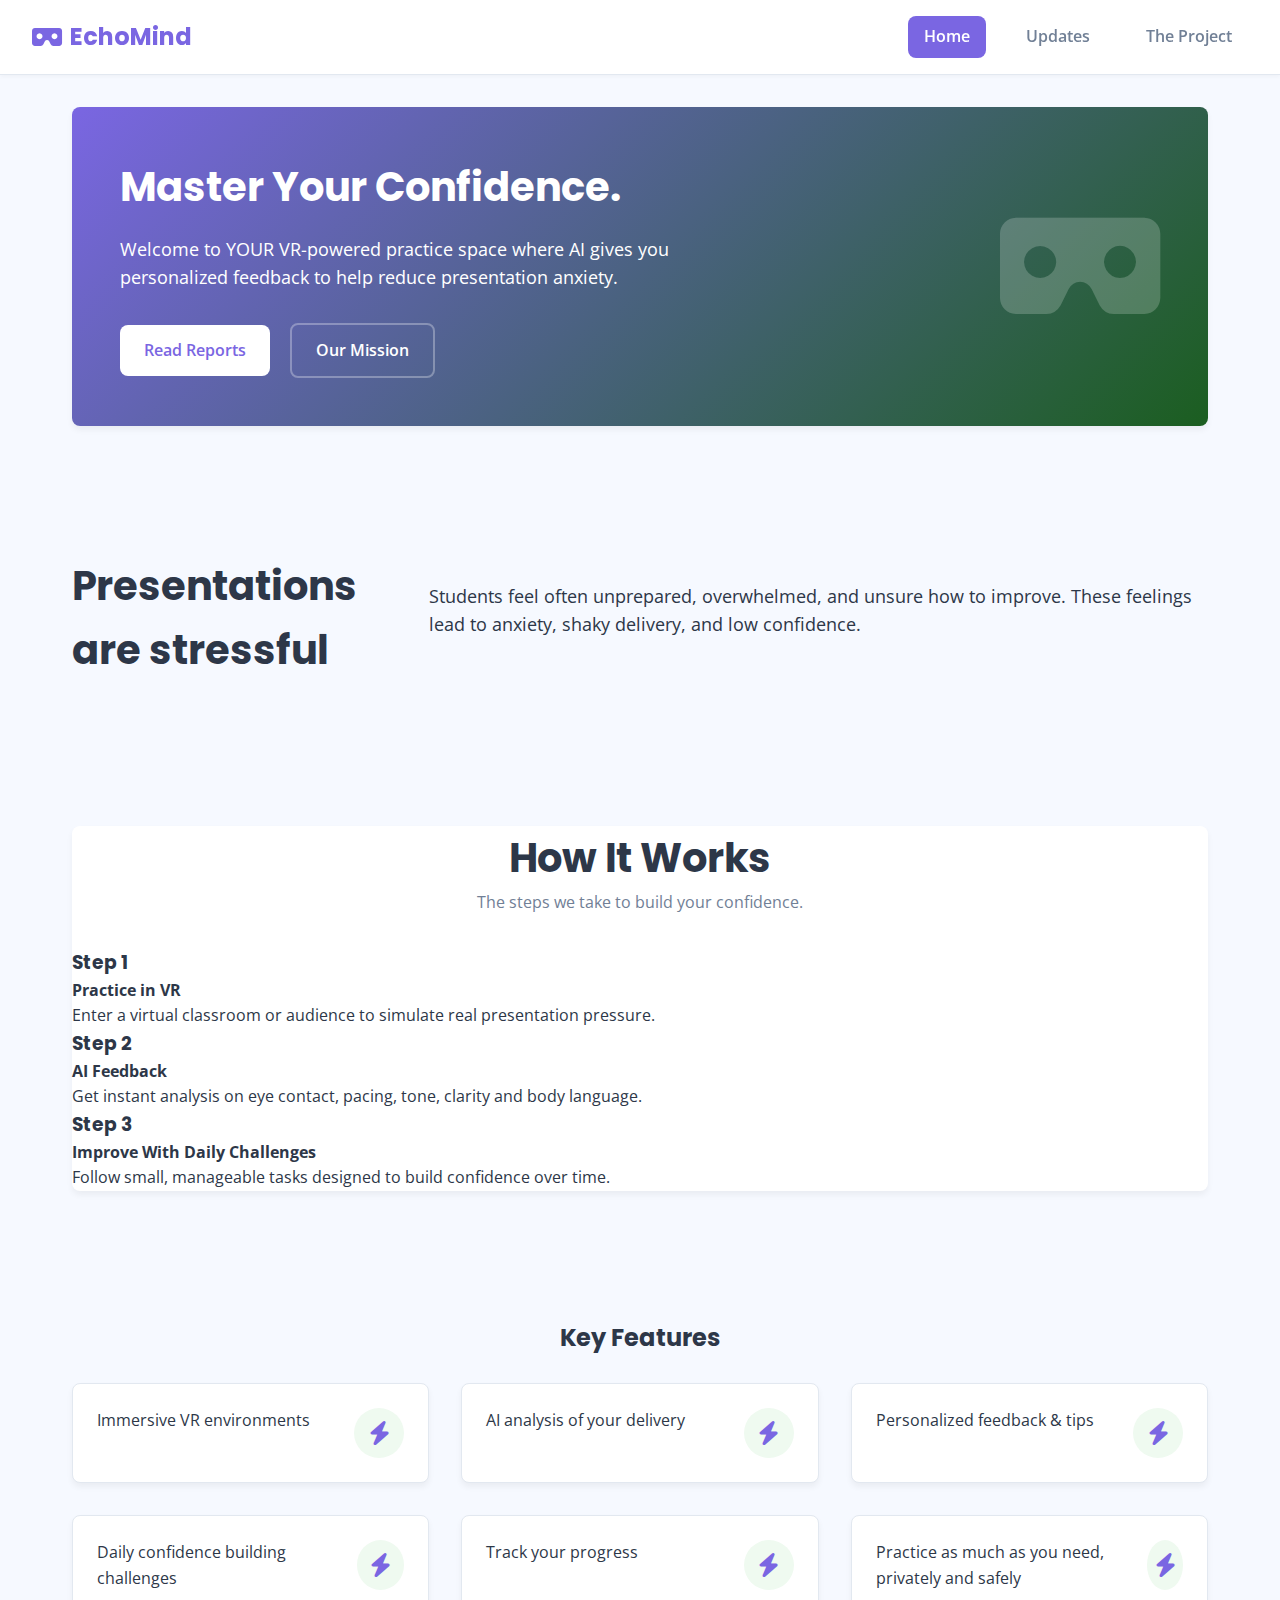
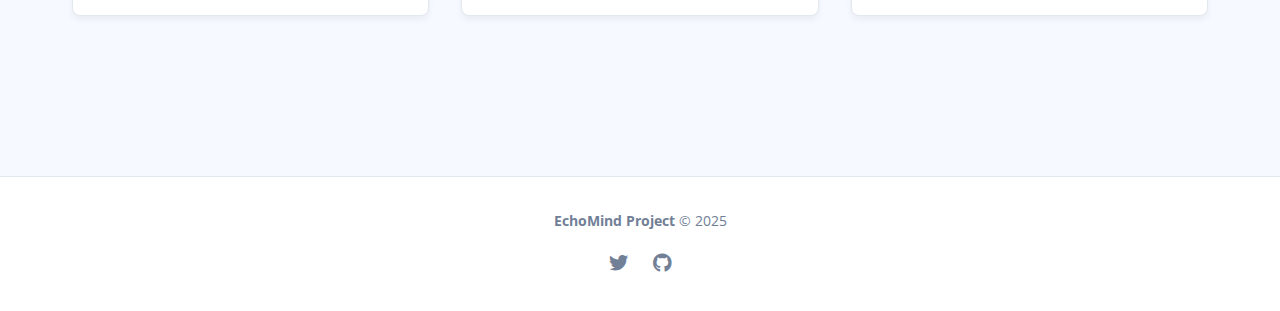
<file: index.html>
<!DOCTYPE html>
<html lang="en">
    <head>
        <meta charset="UTF-8">
        <meta name="viewport" content="width=device-width, initial-scale=1.0">
        <title>EcoCampus | Dashboard</title>
        <link rel="stylesheet" href="https://cdnjs.cloudflare.com/ajax/libs/font-awesome/6.4.0/css/all.min.css">
        <link href="https://fonts.googleapis.com/css2?family=Poppins:wght@300;400;600;700&family=Open+Sans:wght@400;600&display=swap" rel="stylesheet">
        <link rel="stylesheet" href="styles/style.css"> 
    </head>
    <body>
        <nav class="navbar">
            <div class="brand"><i class="fas fa-vr-cardboard"></i> EchoMind</div>
            <div class="nav-links">
                <a href="index.html" class="nav-item active">Home</a>
                <a href="blog.html" class="nav-item">Updates</a>
                <a href="about.html" class="nav-item">The Project</a>
            </div>
        </nav>

        <div class="container">
            <section class="hero">
                <div class="hero-content">
                    <h1>Master Your Confidence.</h1>
                    <p>Welcome to YOUR VR-powered practice space where AI gives you personalized feedback to help reduce presentation anxiety.</p>
                    <a href="blog.html" class="btn btn-light">Read Reports</a>
                    <a href="about.html" class="btn btn-outline">Our Mission</a>
                </div>
                <i class="fas fa-vr-cardboard hero-icon"></i>
            </section>

            <!-- <div class="grid-3">
                <div class="stat-card">
                    <div class="stat-info">
                        <h4>Energy Savings</h4>
                        <div class="number">12,450 <span style="font-size:1rem; font-weight:400">kWh</span></div>
                        <span class="trend"><i class="fas fa-arrow-down"></i> 24% Reduction</span>
                    </div>
                    <div class="stat-icon"><i class="fas fa-bolt"></i></div>
                </div>
                <div class="stat-card">
                    <div class="stat-info">
                        <h4>Waste Diverted</h4>
                        <div class="number">2.1 <span style="font-size:1rem; font-weight:400">Tons</span></div>
                        <span class="trend"><i class="fas fa-arrow-up"></i> 85% Recycled</span>
                    </div>
                    <div class="stat-icon"><i class="fas fa-recycle"></i></div>
                </div>
                <div class="stat-card">
                    <div class="stat-info">
                        <h4>Eco Commuters</h4>
                        <div class="number">432 <span style="font-size:1rem; font-weight:400">Students</span></div>
                        <span class="trend"><i class="fas fa-plus"></i> 120 New Signups</span>
                    </div>
                    <div class="stat-icon"><i class="fas fa-bicycle"></i></div>
                </div>
            </div> -->

            <section class="problem-statement">
                <h1>Presentations are stressful</h1>
                <p>Students feel often unprepared, overwhelmed, and unsure how to improve. These feelings lead to anxiety, shaky delivery, and low confidence.</p>
            </section>

            <section class="how-it-works">
                <h2>How It Works</h2>
                <p class="how-it-works_p">The steps we take to build your confidence.</p>
                <section class="steps">
                    <article>
                        <h3>Step 1</h3>
                        <h4>Practice in VR</h4>
                        <p>Enter a virtual classroom or audience to simulate real presentation pressure.</p>
                    </article>
                    
                    <article>
                        <h3>Step 2</h3>
                        <h4>AI Feedback</h4>
                        <p>Get instant analysis on eye contact, pacing, tone, clarity and body language.</p>
                    </article>
                    
                    <article>
                        <h3>Step 3</h3>
                        <h4>Improve With Daily Challenges</h4>
                        <p>Follow small, manageable tasks designed to build confidence over time.</p>
                    </article>
                </section>
            </section>

            <section class="key-features">
                <h2>Key Features</h2>
                <div class="grid-3">
                    <div class="stat-card">
                        <div class="stat-info">
                            <p>Immersive VR environments</p>
                        </div>
                        <div class="stat-icon"><i class="fas fa-bolt"></i></div>
                    </div>
                   <div class="stat-card">
                        <div class="stat-info">
                            <p>AI analysis of your delivery</p>
                        </div>
                        <div class="stat-icon"><i class="fas fa-bolt"></i></div>
                    </div>
                    <div class="stat-card">
                        <div class="stat-info">
                            <p>Personalized feedback & tips</p>
                        </div>
                        <div class="stat-icon"><i class="fas fa-bolt"></i></div>
                    </div>
                    <div class="stat-card">
                        <div class="stat-info">
                            <p>Daily confidence building challenges</p>
                        </div>
                        <div class="stat-icon"><i class="fas fa-bolt"></i></div>
                    </div>
                    <div class="stat-card">
                        <div class="stat-info">
                            <p>Track your progress</p>
                        </div>
                        <div class="stat-icon"><i class="fas fa-bolt"></i></div>
                    </div>
                    <div class="stat-card">
                        <div class="stat-info">
                            <p>Practice as much as you need, privately and safely</p>
                        </div>
                        <div class="stat-icon"><i class="fas fa-bolt"></i></div>
                    </div>
                </div>
            </section>
        </div>

        <footer>
            <p><strong>EchoMind Project</strong> &copy; 2025</p>
            <div style="margin-top: 1rem; font-size: 1.2rem;">
                <i class="fab fa-twitter" style="margin: 0 10px;"></i>
                <i class="fab fa-github" style="margin: 0 10px;"></i>
            </div>
        </footer>
    </body>
</html>
</file>
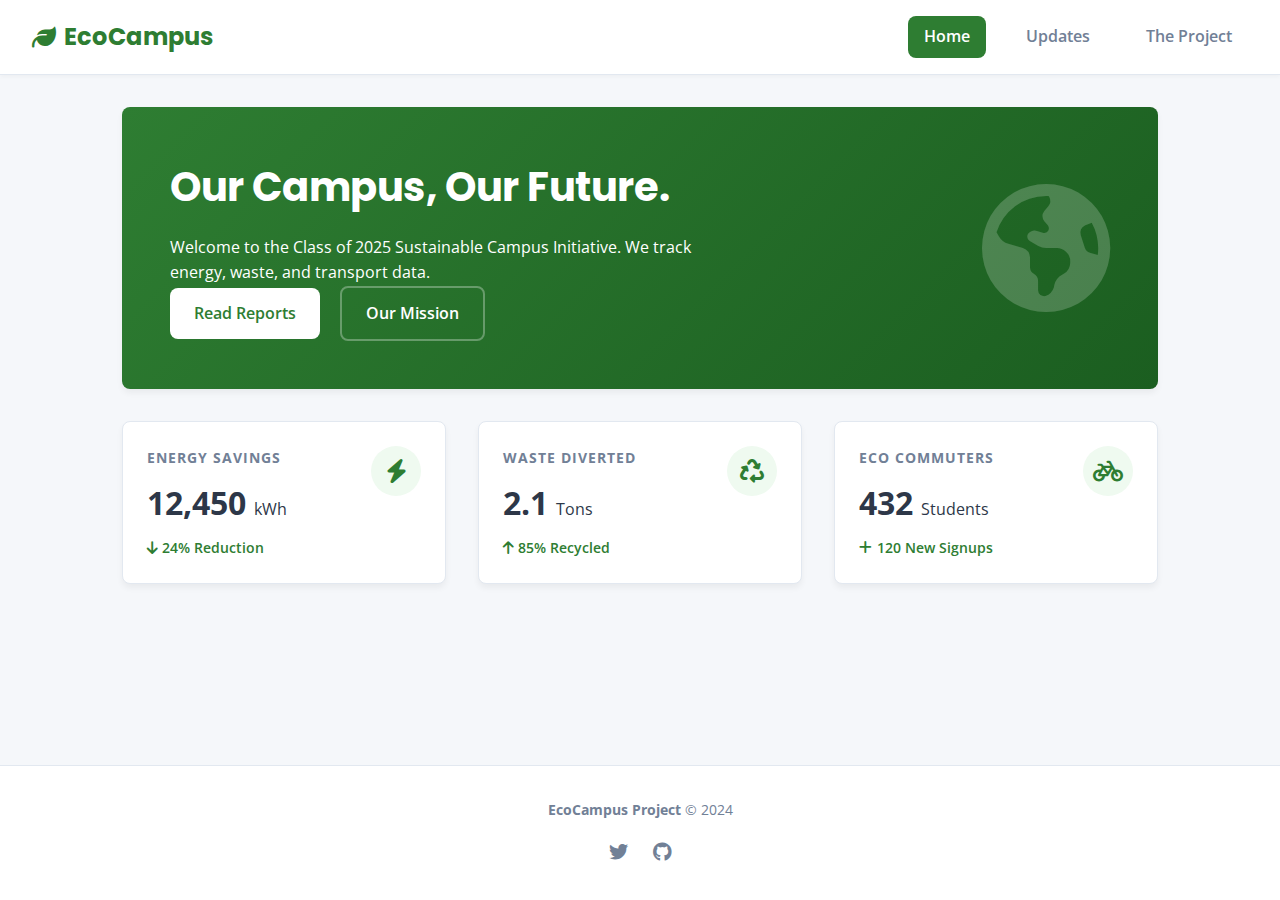
<file: echomind/index.html>
<!DOCTYPE html>
<html lang="en">
    <head>
        <meta charset="UTF-8">
        <meta name="viewport" content="width=device-width, initial-scale=1.0">
        <title>EcoCampus | Dashboard</title>
        <link rel="stylesheet" href="https://cdnjs.cloudflare.com/ajax/libs/font-awesome/6.4.0/css/all.min.css">
        <link href="https://fonts.googleapis.com/css2?family=Poppins:wght@300;400;600;700&family=Open+Sans:wght@400;600&display=swap" rel="stylesheet">
        <link rel="stylesheet" href="style.css"> 
    </head>
    <body>
        <nav class="navbar">
            <div class="brand"><i class="fas fa-leaf"></i> EcoCampus</div>
            <div class="nav-links">
                <a href="index.html" class="nav-item active">Home</a>
                <a href="blog.html" class="nav-item">Updates</a>
                <a href="about.html" class="nav-item">The Project</a>
            </div>
        </nav>

        <div class="container">
            <section class="hero">
                <div class="hero-content">
                    <h1>Our Campus, Our Future.</h1>
                    <p>Welcome to the Class of 2025 Sustainable Campus Initiative. We track energy, waste, and transport data.</p>
                    <a href="blog.html" class="btn btn-light">Read Reports</a>
                    <a href="about.html" class="btn btn-outline">Our Mission</a>
                </div>
                <i class="fas fa-globe-americas hero-icon"></i>
            </section>

            <div class="grid-3">
                <div class="stat-card">
                    <div class="stat-info">
                        <h4>Energy Savings</h4>
                        <div class="number">12,450 <span style="font-size:1rem; font-weight:400">kWh</span></div>
                        <span class="trend"><i class="fas fa-arrow-down"></i> 24% Reduction</span>
                    </div>
                    <div class="stat-icon"><i class="fas fa-bolt"></i></div>
                </div>
                <div class="stat-card">
                    <div class="stat-info">
                        <h4>Waste Diverted</h4>
                        <div class="number">2.1 <span style="font-size:1rem; font-weight:400">Tons</span></div>
                        <span class="trend"><i class="fas fa-arrow-up"></i> 85% Recycled</span>
                    </div>
                    <div class="stat-icon"><i class="fas fa-recycle"></i></div>
                </div>
                <div class="stat-card">
                    <div class="stat-info">
                        <h4>Eco Commuters</h4>
                        <div class="number">432 <span style="font-size:1rem; font-weight:400">Students</span></div>
                        <span class="trend"><i class="fas fa-plus"></i> 120 New Signups</span>
                    </div>
                    <div class="stat-icon"><i class="fas fa-bicycle"></i></div>
                </div>
            </div>
        </div>

        <footer>
            <p><strong>EcoCampus Project</strong> &copy; 2024</p>
            <div style="margin-top: 1rem; font-size: 1.2rem;">
                <i class="fab fa-twitter" style="margin: 0 10px;"></i>
                <i class="fab fa-github" style="margin: 0 10px;"></i>
            </div>
        </footer>
    </body>
</html>
</file>
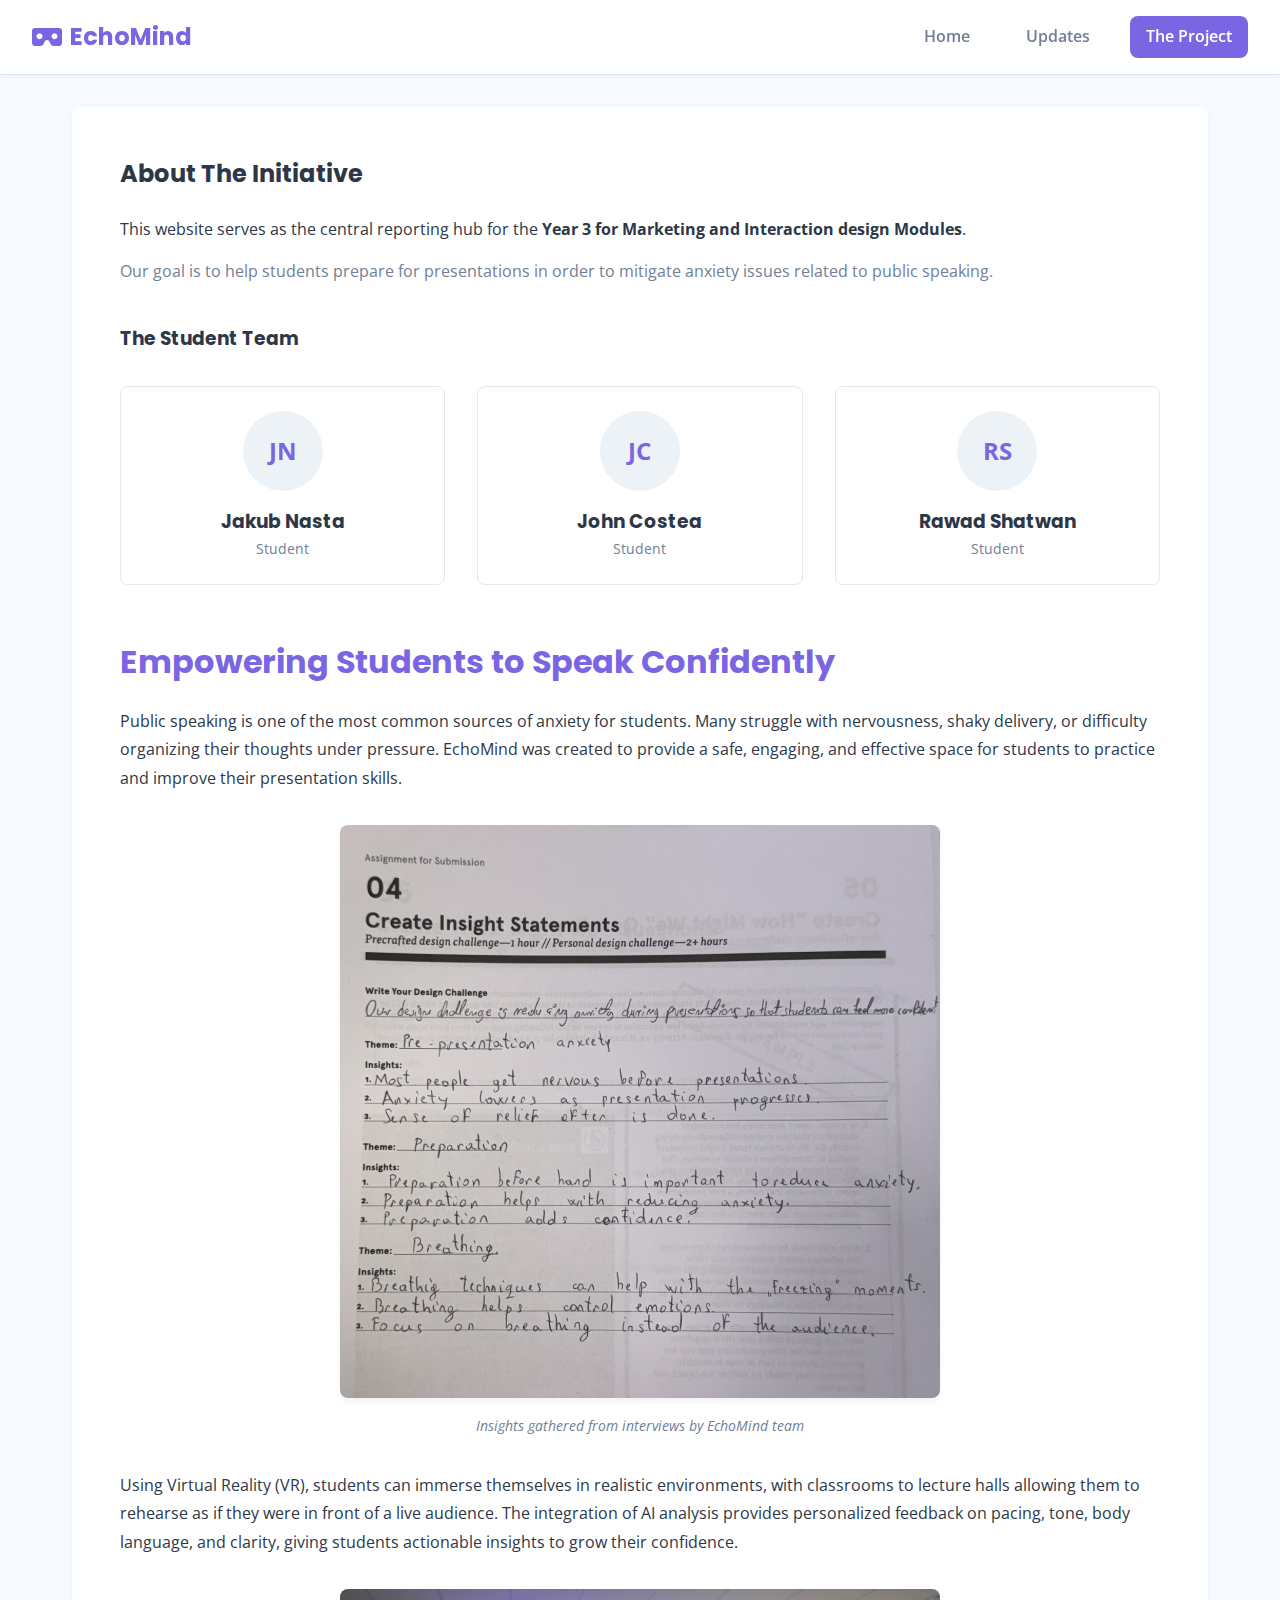
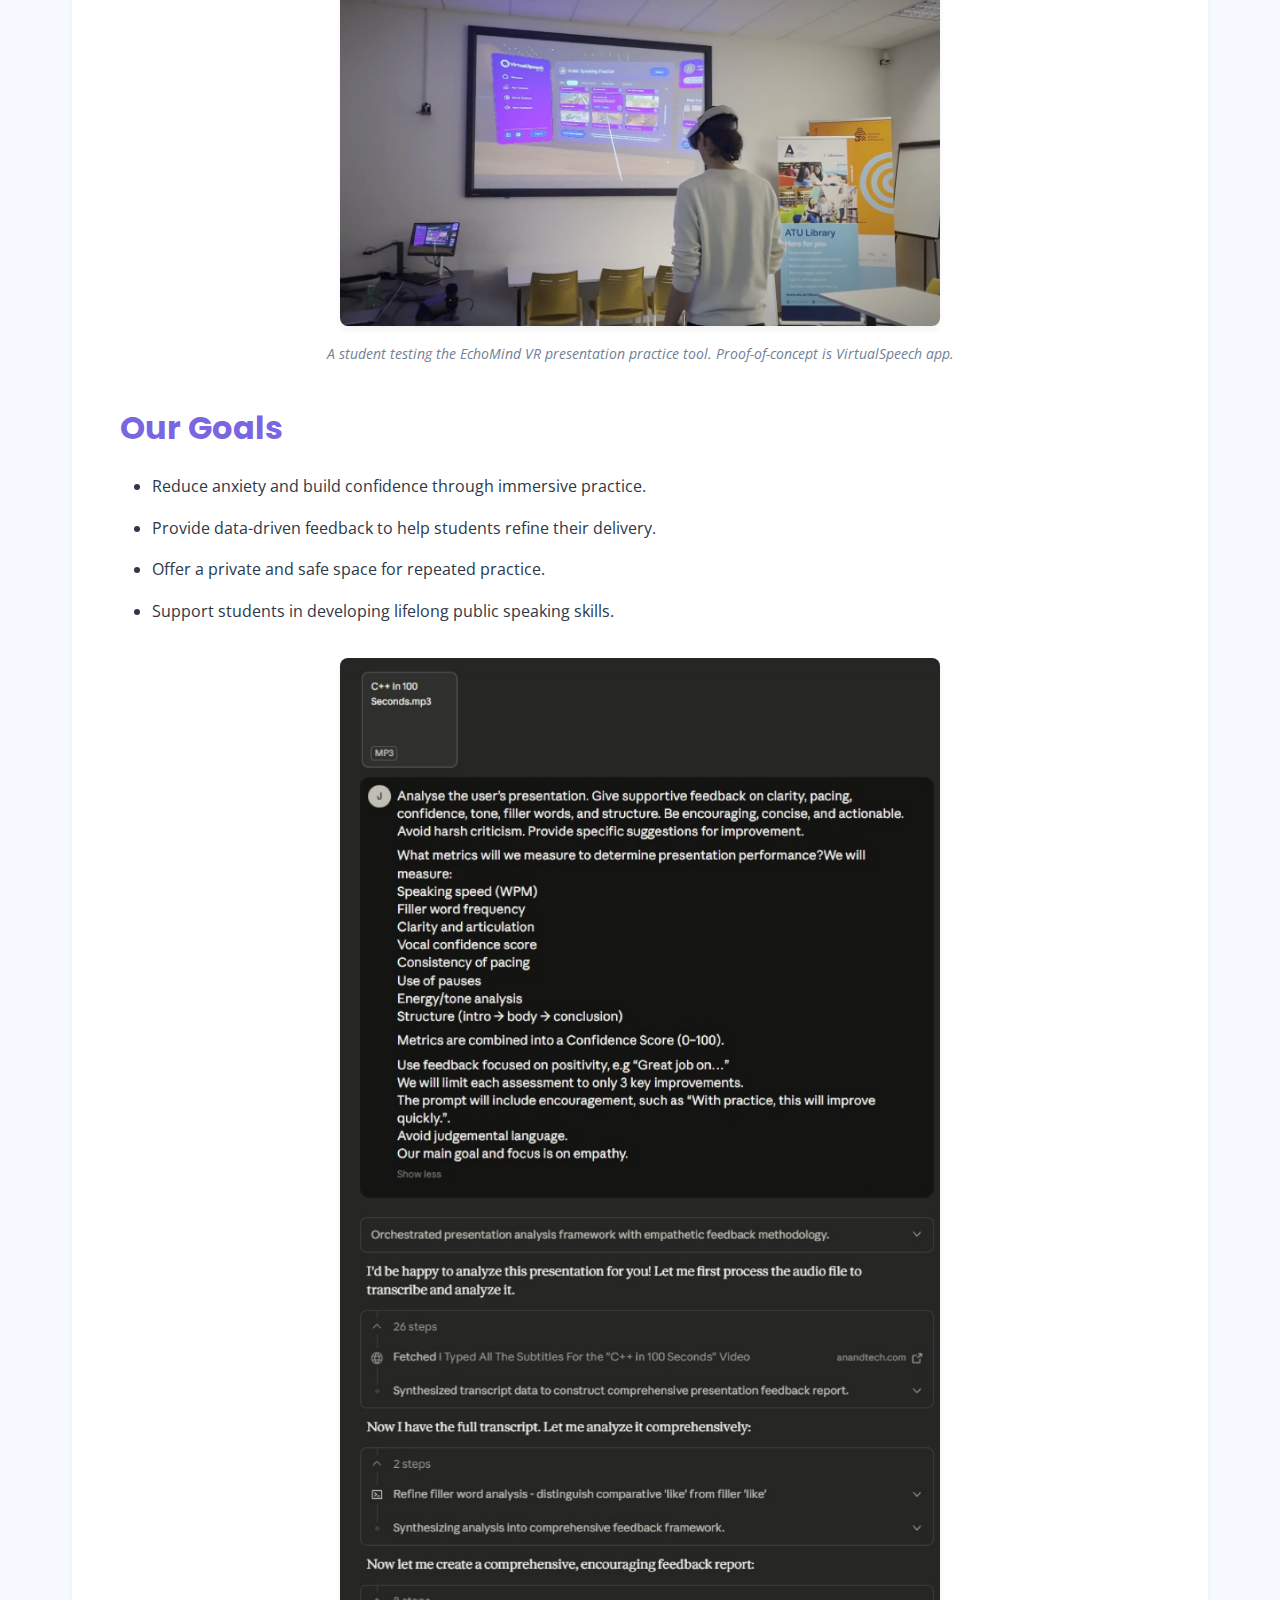
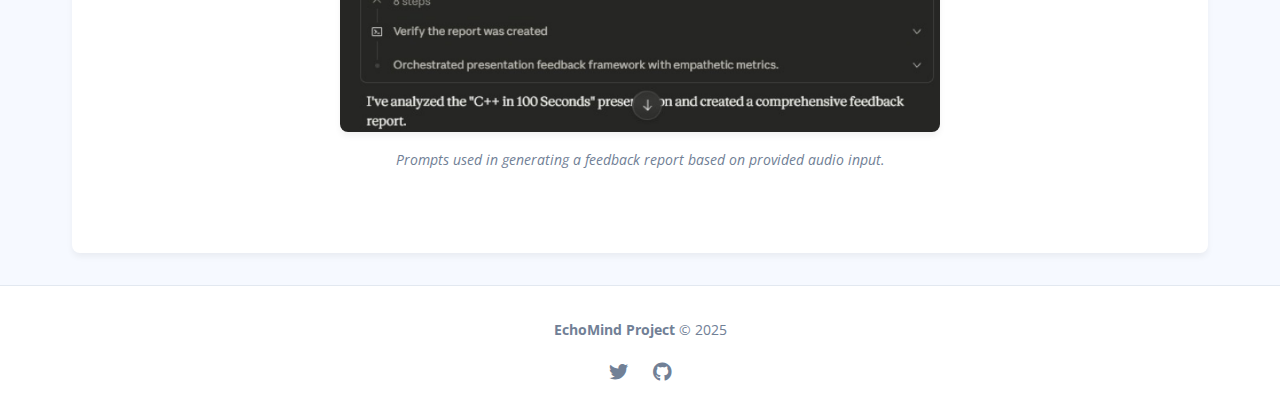
<file: about.html>
<!DOCTYPE html>
<html lang="en">
  <head>
    <!-- Google tag (gtag.js) -->
    <script
      async
      src="https://www.googletagmanager.com/gtag/js?id=G-N5C0119RL1"
    ></script>
    <script>
      window.dataLayer = window.dataLayer || [];
      function gtag() {
        dataLayer.push(arguments);
      }
      gtag("js", new Date());

      gtag("config", "G-N5C0119RL1");
    </script>
    <link rel="apple-touch-icon" sizes="180x180" href="/apple-touch-icon.png" />
    <link rel="icon" type="image/png" sizes="32x32" href="/favicon-32x32.png" />
    <link rel="icon" type="image/png" sizes="16x16" href="/favicon-16x16.png" />
    <link rel="manifest" href="/site.webmanifest" />
    <!-- Meta Tags -->
    <meta charset="UTF-8" />
    <meta
      name="title"
      content="About EchoMind | VR Presentation Practice for Students"
    />
    <meta
      name="description"
      content="Learn about EchoMind, a student-led VR and AI project designed to help university students overcome presentation anxiety through immersive practice and supportive feedback."
    />
    <meta
      name="keywords"
      content="EchoMind project, VR presentation training, student presentation anxiety, AI feedback, public speaking students, VR learning tool, university project, presentation confidence, immersive learning, student wellbeing"
    />
    <meta name="author" content="EchoMind Team" />
    <meta name="viewport" content="width=device-width, initial-scale=1.0" />

    <title>EchoMind | About</title>
    <link
      rel="stylesheet"
      href="https://cdnjs.cloudflare.com/ajax/libs/font-awesome/6.4.0/css/all.min.css"
    />
    <link
      href="https://fonts.googleapis.com/css2?family=Poppins:wght@300;400;600;700&family=Open+Sans:wght@400;600&display=swap"
      rel="stylesheet"
    />
    <link rel="stylesheet" href="styles/style.css" />
  </head>
  <body>
    <nav class="navbar">
      <div class="brand"><i class="fas fa-vr-cardboard"></i> EchoMind</div>
      <div class="nav-links">
        <a href="index.html" class="nav-item">Home</a>
        <a href="blog.html" class="nav-item">Updates</a>
        <a href="about.html" class="nav-item active">The Project</a>
      </div>
    </nav>

    <div class="container">
      <div class="about-container">
        <h2 style="margin-bottom: 1.5rem">About The Initiative</h2>
        <p style="margin-bottom: 1rem">
          This website serves as the central reporting hub for the
          <strong>Year 3 for Marketing and Interaction design Modules</strong>.
        </p>
        <p style="color: var(--text-light)">
          Our goal is to help students prepare for presentations in order to
          mitigate anxiety issues related to public speaking.
        </p>

        <h3 style="margin-top: 2.5rem">The Student Team</h3>
        <div class="team-grid">
          <div class="team-card">
            <div class="avatar">JN</div>
            <h3>Jakub Nasta</h3>
            <p style="color: var(--text-light); font-size: 0.9rem">Student</p>
          </div>
          <div class="team-card">
            <div class="avatar">JC</div>
            <h3>John Costea</h3>
            <p style="color: var(--text-light); font-size: 0.9rem">Student</p>
          </div>
          <div class="team-card">
            <div class="avatar">RS</div>
            <h3>Rawad Shatwan</h3>
            <p style="color: var(--text-light); font-size: 0.9rem">Student</p>
          </div>
        </div>
        <article class="about-article">
          <h2>Empowering Students to Speak Confidently</h2>
          <p>
            Public speaking is one of the most common sources of anxiety for
            students. Many struggle with nervousness, shaky delivery, or
            difficulty organizing their thoughts under pressure. EchoMind was
            created to provide a safe, engaging, and effective space for
            students to practice and improve their presentation skills.
          </p>
          <figure>
            <img
              src="img/insights.png"
              alt="Photo of insights gathered by EchoMind team"
              width="600px"
            />
            <figcaption>
              Insights gathered from interviews by EchoMind team
            </figcaption>
          </figure>
          <p>
            Using Virtual Reality (VR), students can immerse themselves in
            realistic environments, with classrooms to lecture halls allowing
            them to rehearse as if they were in front of a live audience. The
            integration of AI analysis provides personalized feedback on pacing,
            tone, body language, and clarity, giving students actionable
            insights to grow their confidence.
          </p>
          <figure>
            <img
              src="img/testing.jpg"
              alt="Photo of a student testing the VR presentation tool"
              width="600px"
            />
            <figcaption>
              A student testing the EchoMind VR presentation practice tool.
              Proof-of-concept is VirtualSpeech app.
            </figcaption>
          </figure>

          <h2>Our Goals</h2>
          <ul>
            <li>
              Reduce anxiety and build confidence through immersive practice.
            </li>
            <li>
              Provide data-driven feedback to help students refine their
              delivery.
            </li>
            <li>Offer a private and safe space for repeated practice.</li>
            <li>
              Support students in developing lifelong public speaking skills.
            </li>
          </ul>
          <figure>
            <img
              src="img/prompts.jpg"
              alt="Screenshot of prompts used in the EchoMind VR tool"
              width="600px"
            />
            <figcaption>
              Prompts used in generating a feedback report based on provided
              audio input.
            </figcaption>
          </figure>
        </article>
      </div>
    </div>

    <footer>
      <p><strong>EchoMind Project</strong> &copy; 2025</p>
      <div style="margin-top: 1rem; font-size: 1.2rem">
        <i class="fab fa-twitter" style="margin: 0 10px"></i>
        <i class="fab fa-github" style="margin: 0 10px"></i>
      </div>
    </footer>
  </body>
</html>
</file>
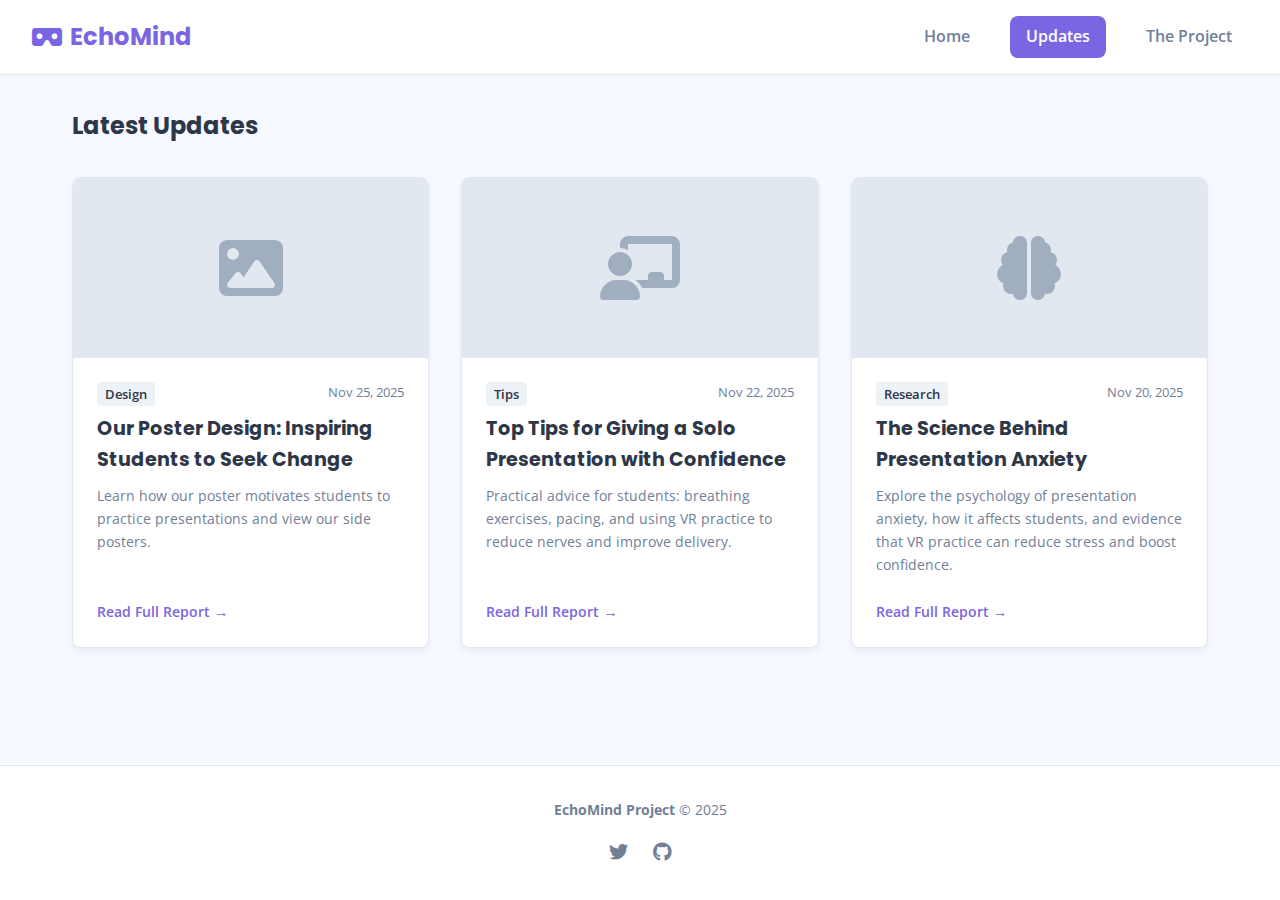
<file: blog.html>
<!DOCTYPE html>
<html lang="en">
  <head>
    <!-- Google tag (gtag.js) -->
    <script async src="https://www.googletagmanager.com/gtag/js?id=G-N5C0119RL1"></script>
    <script>
      window.dataLayer = window.dataLayer || [];
      function gtag(){dataLayer.push(arguments);}
      gtag('js', new Date());

      gtag('config', 'G-N5C0119RL1');
    </script>
    <meta charset="UTF-8" />
    <meta name="viewport" content="width=device-width, initial-scale=1.0" />
    <title>EcoCampus | Updates</title>
    <link
      rel="stylesheet"
      href="https://cdnjs.cloudflare.com/ajax/libs/font-awesome/6.4.0/css/all.min.css"
    />
    <link
      href="https://fonts.googleapis.com/css2?family=Poppins:wght@300;400;600;700&family=Open+Sans:wght@400;600&display=swap"
      rel="stylesheet"
    />
    <link rel="stylesheet" href="styles/style.css" />

    <style></style>
  </head>
  <body>
    <nav class="navbar">
      <div class="brand"><i class="fas fa-vr-cardboard"></i> EchoMind</div>
      <div class="nav-links">
        <a href="index.html" class="nav-item">Home</a>
        <a href="blog.html" class="nav-item active">Updates</a>
        <a href="about.html" class="nav-item">The Project</a>
      </div>
    </nav>

    <div class="container">
      <div class="blog-header">
        <h2>Latest Updates</h2>
      </div>

      <div class="grid-3">
        <!-- Post 1 -->
        <div class="blog-card">
          <div class="blog-img poster">
            <i class="fas fa-image fa-4x"></i>
          </div>
          <div class="blog-content">
            <div class="blog-meta">
              <span class="category-tag">Design</span><span>Nov 25, 2025</span>
            </div>
            <h3 class="blog-title">
              Our Poster Design: Inspiring Students to Seek Change
            </h3>
            <p class="blog-desc">
              Learn how our poster motivates students to practice presentations
              and view our side posters.
            </p>
            <a href="post-poster.html" class="read-more"
              >Read Full Report &rarr;</a
            >
          </div>
        </div>

        <!-- Post 2 -->
        <div class="blog-card">
          <div class="blog-img tips">
            <i class="fas fa-chalkboard-teacher fa-4x"></i>
          </div>
          <div class="blog-content">
            <div class="blog-meta">
              <span class="category-tag">Tips</span><span>Nov 22, 2025</span>
            </div>
            <h3 class="blog-title">
              Top Tips for Giving a Solo Presentation with Confidence
            </h3>
            <p class="blog-desc">
              Practical advice for students: breathing exercises, pacing, and
              using VR practice to reduce nerves and improve delivery.
            </p>
            <a href="post-tips.html" class="read-more"
              >Read Full Report &rarr;</a
            >
          </div>
        </div>

        <!-- Post 3 -->
        <div class="blog-card">
          <div class="blog-img science">
            <i class="fas fa-brain fa-4x"></i>
          </div>
          <div class="blog-content">
            <div class="blog-meta">
              <span class="category-tag">Research</span
              ><span>Nov 20, 2025</span>
            </div>
            <h3 class="blog-title">The Science Behind Presentation Anxiety</h3>
            <p class="blog-desc">
              Explore the psychology of presentation anxiety, how it affects
              students, and evidence that VR practice can reduce stress and
              boost confidence.
            </p>
            <a href="post-anxiety.html" class="read-more"
              >Read Full Report &rarr;</a
            >
          </div>
        </div>
      </div>
    </div>

    <footer>
      <p><strong>EchoMind Project</strong> &copy; 2025</p>
      <div style="margin-top: 1rem; font-size: 1.2rem">
        <i class="fab fa-twitter" style="margin: 0 10px"></i>
        <i class="fab fa-github" style="margin: 0 10px"></i>
      </div>
    </footer>
  </body>
</html>
</file>
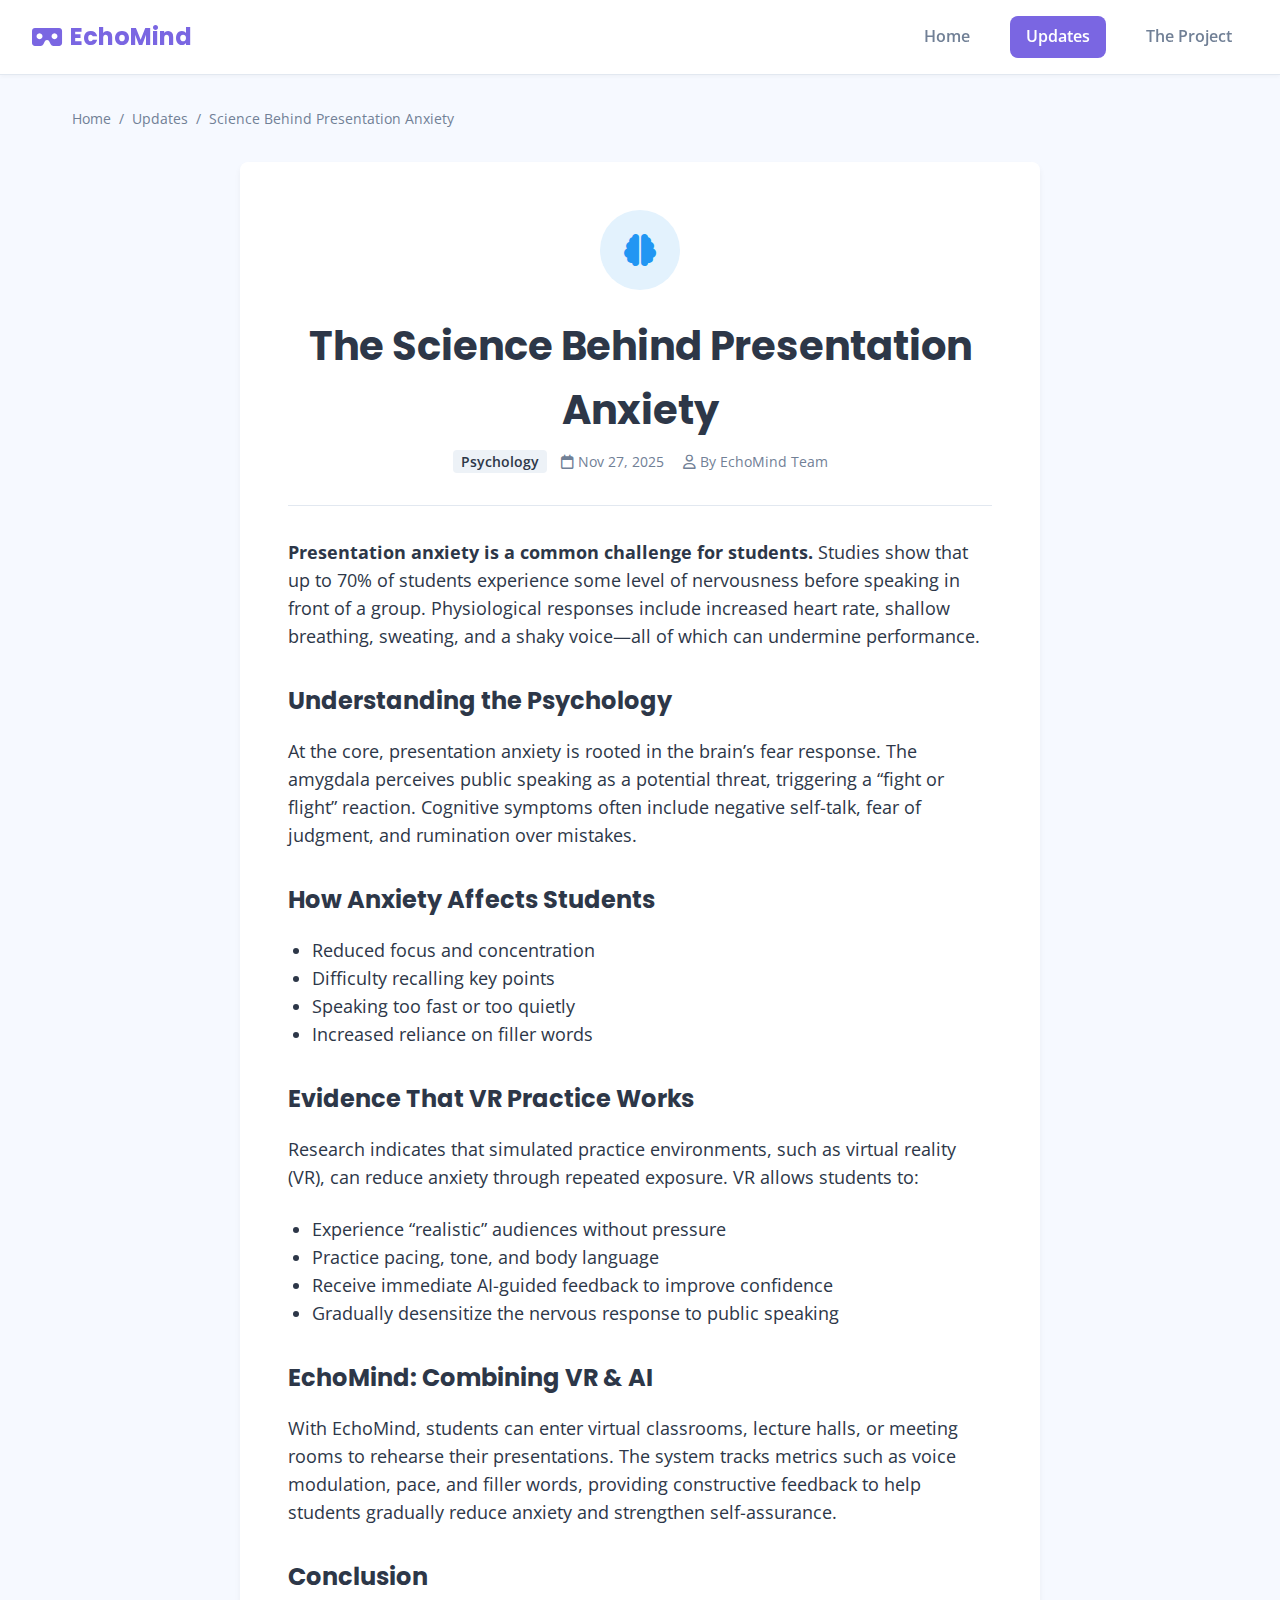
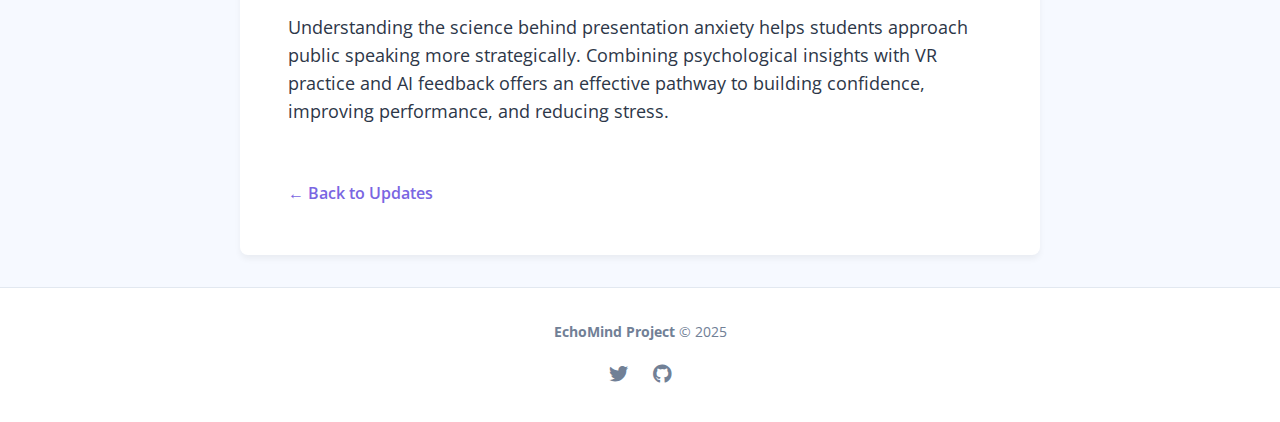
<file: post-anxiety.html>
<!DOCTYPE html>
<html lang="en">
<head>
    <!-- Google tag (gtag.js) -->
    <script async src="https://www.googletagmanager.com/gtag/js?id=G-N5C0119RL1"></script>
    <script>
    window.dataLayer = window.dataLayer || [];
    function gtag(){dataLayer.push(arguments);}
    gtag('js', new Date());

    gtag('config', 'G-N5C0119RL1');
    </script>
    <meta charset="UTF-8">
    <meta name="viewport" content="width=device-width, initial-scale=1.0">
    <!-- Meta Tags -->
    <meta name="title" content="Top Tips for Giving a Solo Presentation with Confidence">
    <meta name="description" content="Learn practical techniques for reducing presentation anxiety using breathing exercises, pacing strategies, and VR practice to improve delivery.">
    <meta name="keywords" content="presentation confidence, presentation anxiety, presentation stress, solo presentation tips, presentation tips, student presentations, VR practice, AI speech analysis, public speaking for students, reduce nerves before presenting, breathing exercises for anxiety">
    <meta name="author" content="EchoMind Team">
    <meta property="og:title" content="Top Tips for Giving a Solo Presentation with Confidence">
    <meta property="og:description" content="Practical student-focused advice for reducing presentation anxiety using breathing, pacing, and VR practice.">
    <meta property="og:type" content="article">
    <meta property="og:image" content="URL_TO_SOCIAL_PREVIEW_IMAGE">
    <meta property="og:url" content="https://echomind-4hl.pages.dev/post-tips">

    <title>EchoMind | Solo Presentation Confidence Tips</title>
    <link rel="stylesheet" href="https://cdnjs.cloudflare.com/ajax/libs/font-awesome/6.4.0/css/all.min.css">
    <link href="https://fonts.googleapis.com/css2?family=Poppins:wght@300;400;600;700&family=Open+Sans:wght@400;600&display=swap" rel="stylesheet">
    <link rel="stylesheet" href="styles/style.css"> 
</head>
<body>
    <nav class="navbar">
        <div class="brand"><i class="fas fa-vr-cardboard"></i> EchoMind</div>
        <div class="nav-links">
            <a href="index.html" class="nav-item">Home</a>
            <a href="blog.html" class="nav-item active">Updates</a>
            <a href="about.html" class="nav-item">The Project</a>
        </div>
    </nav>
    
    <div class="container">
        <div class="breadcrumb">
            <a href="index.html">Home</a> &nbsp;/&nbsp; <a href="blog.html">Updates</a> &nbsp;/&nbsp; <span>Science Behind Presentation Anxiety</span>
        </div>
        <article class="article-container">
            <header class="article-header">
                <div class="article-icon"><i class="fas fa-brain"></i></div>
                <h1 style="font-size: 2.5rem; margin-bottom: 0.5rem;">
                    The Science Behind Presentation Anxiety
                </h1>
                <div class="article-meta">
                    <span class="tag">Psychology</span>
                    <span><i class="far fa-calendar"></i> Nov 27, 2025</span>
                    <span style="margin-left: 15px"><i class="far fa-user"></i> By EchoMind Team</span>
                </div>
            </header>

            <div class="article-content">
                <p><strong>Presentation anxiety is a common challenge for students.</strong> Studies show that up to 70% of students experience some level of nervousness before speaking in front of a group. Physiological responses include increased heart rate, shallow breathing, sweating, and a shaky voice—all of which can undermine performance.</p>

                <h3>Understanding the Psychology</h3>
                <p>At the core, presentation anxiety is rooted in the brain’s fear response. The amygdala perceives public speaking as a potential threat, triggering a “fight or flight” reaction. Cognitive symptoms often include negative self-talk, fear of judgment, and rumination over mistakes.</p>

                <h3>How Anxiety Affects Students</h3>
                <ul style="margin-bottom: 1.5rem; padding-left: 1.5rem;">
                    <li>Reduced focus and concentration</li>
                    <li>Difficulty recalling key points</li>
                    <li>Speaking too fast or too quietly</li>
                    <li>Increased reliance on filler words</li>
                </ul>

                <h3>Evidence That VR Practice Works</h3>
                <p>Research indicates that simulated practice environments, such as virtual reality (VR), can reduce anxiety through repeated exposure. VR allows students to:</p>
                <ul style="margin-bottom: 1.5rem; padding-left: 1.5rem;">
                    <li>Experience “realistic” audiences without pressure</li>
                    <li>Practice pacing, tone, and body language</li>
                    <li>Receive immediate AI-guided feedback to improve confidence</li>
                    <li>Gradually desensitize the nervous response to public speaking</li>
                </ul>

                <h3>EchoMind: Combining VR & AI</h3>
                <p>With EchoMind, students can enter virtual classrooms, lecture halls, or meeting rooms to rehearse their presentations. The system tracks metrics such as voice modulation, pace, and filler words, providing constructive feedback to help students gradually reduce anxiety and strengthen self-assurance.</p>

                <h3>Conclusion</h3>
                <p>Understanding the science behind presentation anxiety helps students approach public speaking more strategically. Combining psychological insights with VR practice and AI feedback offers an effective pathway to building confidence, improving performance, and reducing stress.</p>
            </div>

            <a href="blog.html" class="back-btn">&larr; Back to Updates</a>
        </article>
    </div>

    <footer>
        <p><strong>EchoMind Project</strong> &copy; 2025</p>
        <div style="margin-top: 1rem; font-size: 1.2rem;">
            <i class="fab fa-twitter" style="margin: 0 10px;"></i>
            <i class="fab fa-github" style="margin: 0 10px;"></i>
        </div>
    </footer>
</body>
</html>
</file>
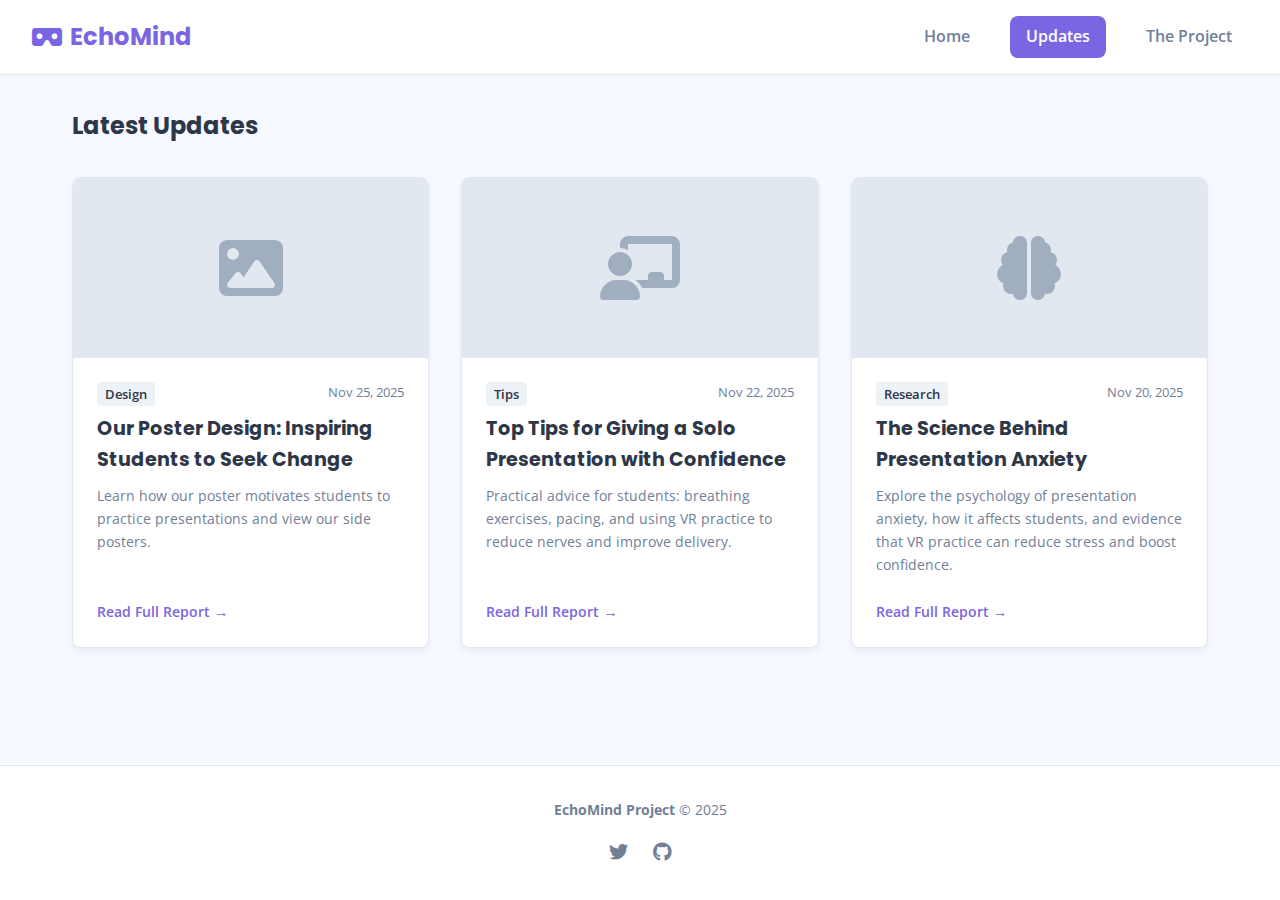
<file: post-poster.html>
<!DOCTYPE html>
<html lang="en">
  <head>
    <!-- Google tag (gtag.js) -->
    <script
      async
      src="https://www.googletagmanager.com/gtag/js?id=G-N5C0119RL1"
    ></script>
    <script>
      window.dataLayer = window.dataLayer || [];
      function gtag() {
        dataLayer.push(arguments);
      }
      gtag("js", new Date());

      gtag("config", "G-N5C0119RL1");
    </script>
    <meta charset="UTF-8" />
    <meta name="viewport" content="width=device-width, initial-scale=1.0" />

    <!-- Meta Tags -->
    <meta
      name="title"
      content="Poster Design of EchoMind Presentation Anxiety Project"
    />
    <meta
      name="description"
      content="Discover how the EchoMind team designed posters for the presentation anxiety project. Learn the strategy behind our poster design process."
    />
    <meta
      name="keywords"
      content="poster design, visual communication, EchoMind posters, student posters, graphic design, presentation tips, design process, visual hierarchy, accessibility in design, marketing materials"
    />
    <meta name="author" content="EchoMind Team" />
    <meta
      property="og:title"
      content="Poster Design of EchoMind Presentation Anxiety Project"
    />
    <meta
      property="og:description"
      content="Explore the process and design principles behind the EchoMind team's posters, crafted for clarity and engagement."
    />
    <meta property="og:type" content="article" />
    <meta property="og:image" content="URL_TO_SOCIAL_PREVIEW_IMAGE" />
    <meta
      property="og:url"
      content="https://echomind-4hl.pages.dev/post-posters"
    />

    <title>EchoMind | Our Posters</title>
    <link
      rel="stylesheet"
      href="https://cdnjs.cloudflare.com/ajax/libs/font-awesome/6.4.0/css/all.min.css"
    />
    <link
      href="https://fonts.googleapis.com/css2?family=Poppins:wght@300;400;600;700&family=Open+Sans:wght@400;600&display=swap"
      rel="stylesheet"
    />
    <link rel="stylesheet" href="styles/style.css" />

    <style></style>
  </head>
  <body>
    <nav class="navbar">
      <div class="brand"><i class="fas fa-vr-cardboard"></i> EchoMind</div>
      <div class="nav-links">
        <a href="index.html" class="nav-item">Home</a>
        <a href="blog.html" class="nav-item active">Updates</a>
        <a href="newsletter.html" class="nav-item">The Project</a>
      </div>
    </nav>

    <div class="container">
      <div class="blog-header">
        <h2>Latest Updates</h2>
      </div>

      <div class="grid-3">
        <!-- Post 1 -->
        <div class="blog-card">
          <div class="blog-img poster">
            <i class="fas fa-image fa-4x"></i>
          </div>
          <div class="blog-content">
            <div class="blog-meta">
              <span class="category-tag">Design</span><span>Nov 25, 2025</span>
            </div>
            <h3 class="blog-title">
              Our Poster Design: Inspiring Students to Seek Change
            </h3>
            <p class="blog-desc">
              Learn how our poster motivates students to practice presentations
              and view our side posters.
            </p>
            <a href="post-poster.html" class="read-more"
              >Read Full Report &rarr;</a
            >
          </div>
        </div>

        <!-- Post 2 -->
        <div class="blog-card">
          <div class="blog-img tips">
            <i class="fas fa-chalkboard-teacher fa-4x"></i>
          </div>
          <div class="blog-content">
            <div class="blog-meta">
              <span class="category-tag">Tips</span><span>Nov 22, 2025</span>
            </div>
            <h3 class="blog-title">
              Top Tips for Giving a Solo Presentation with Confidence
            </h3>
            <p class="blog-desc">
              Practical advice for students: breathing exercises, pacing, and
              using VR practice to reduce nerves and improve delivery.
            </p>
            <a href="post-tips.html" class="read-more"
              >Read Full Report &rarr;</a
            >
          </div>
        </div>

        <!-- Post 3 -->
        <div class="blog-card">
          <div class="blog-img science">
            <i class="fas fa-brain fa-4x"></i>
          </div>
          <div class="blog-content">
            <div class="blog-meta">
              <span class="category-tag">Research</span
              ><span>Nov 20, 2025</span>
            </div>
            <h3 class="blog-title">The Science Behind Presentation Anxiety</h3>
            <p class="blog-desc">
              Explore the psychology of presentation anxiety, how it affects
              students, and evidence that VR practice can reduce stress and
              boost confidence.
            </p>
            <a href="post-science.html" class="read-more"
              >Read Full Report &rarr;</a
            >
          </div>
        </div>
      </div>
    </div>

    <footer>
      <p><strong>EchoMind Project</strong> &copy; 2025</p>
      <div style="margin-top: 1rem; font-size: 1.2rem">
        <i class="fab fa-twitter" style="margin: 0 10px"></i>
        <i class="fab fa-github" style="margin: 0 10px"></i>
      </div>
    </footer>
  </body>
</html>
</file>
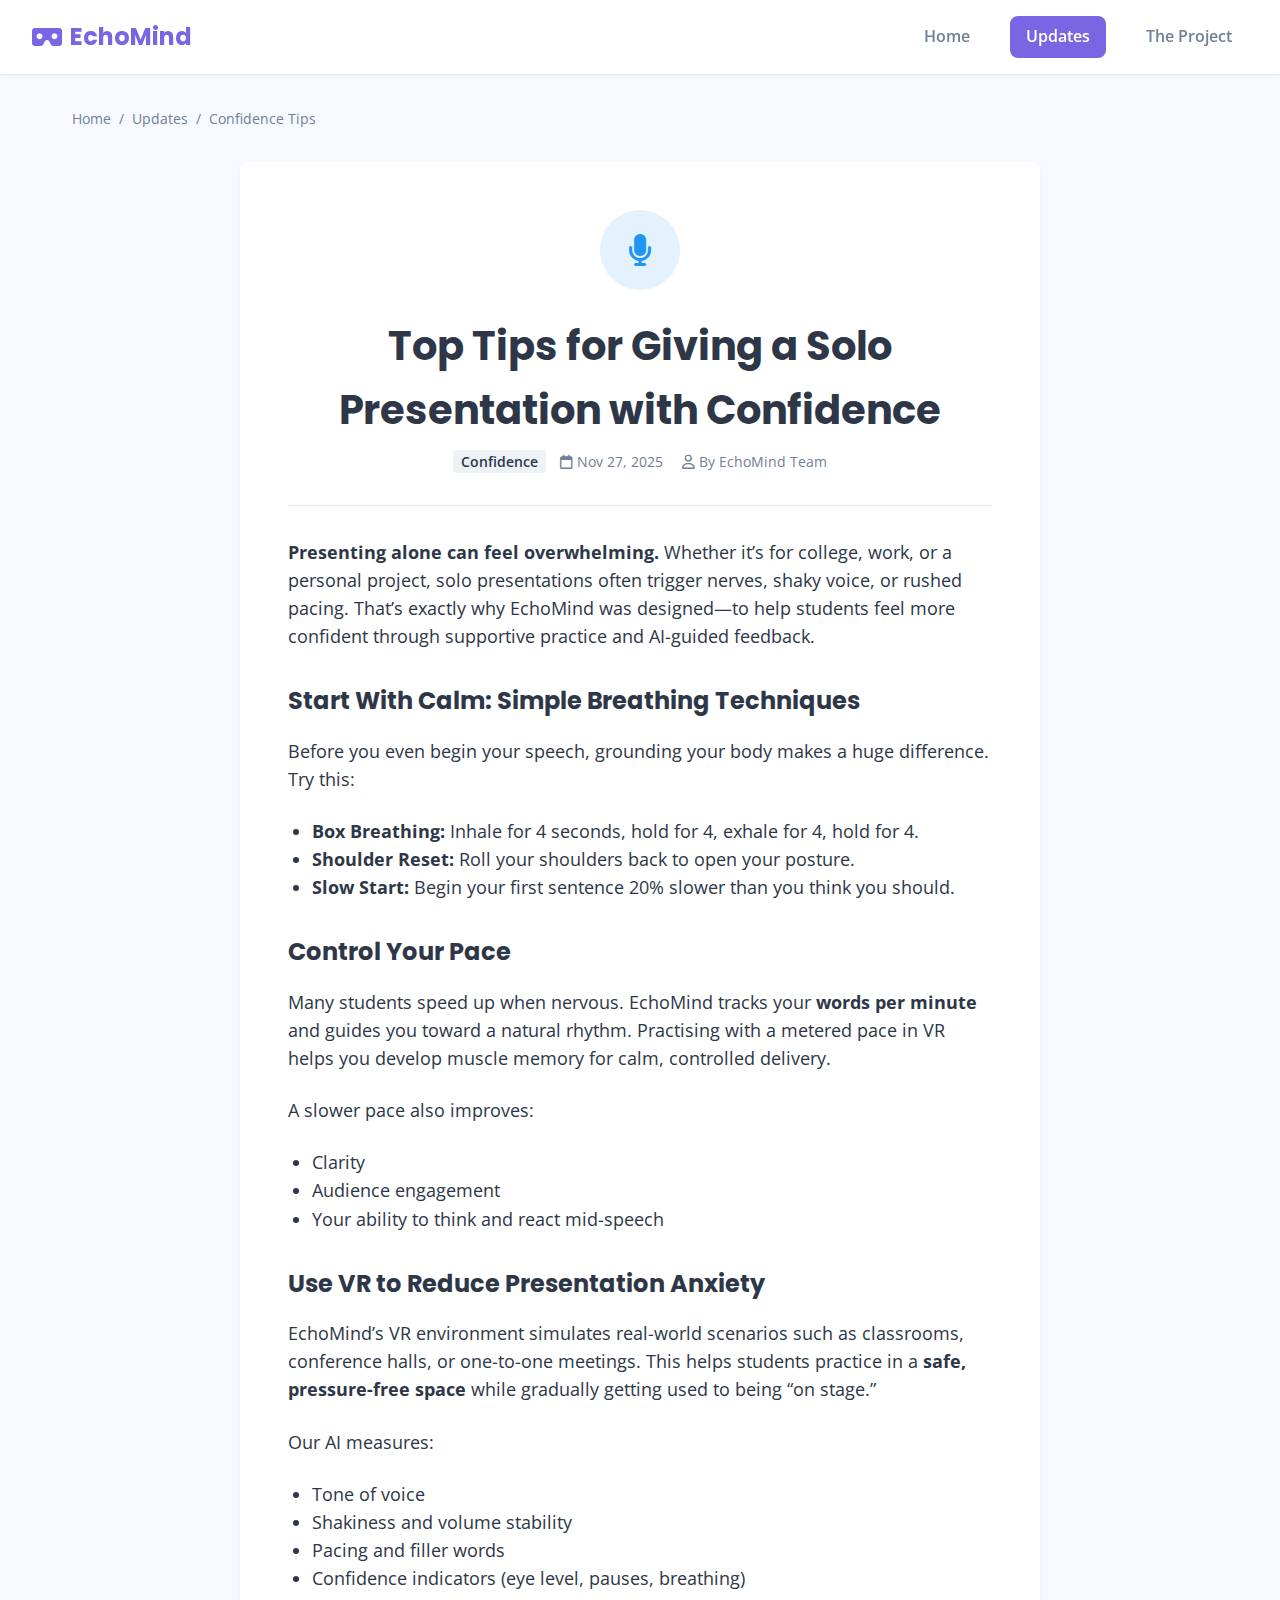
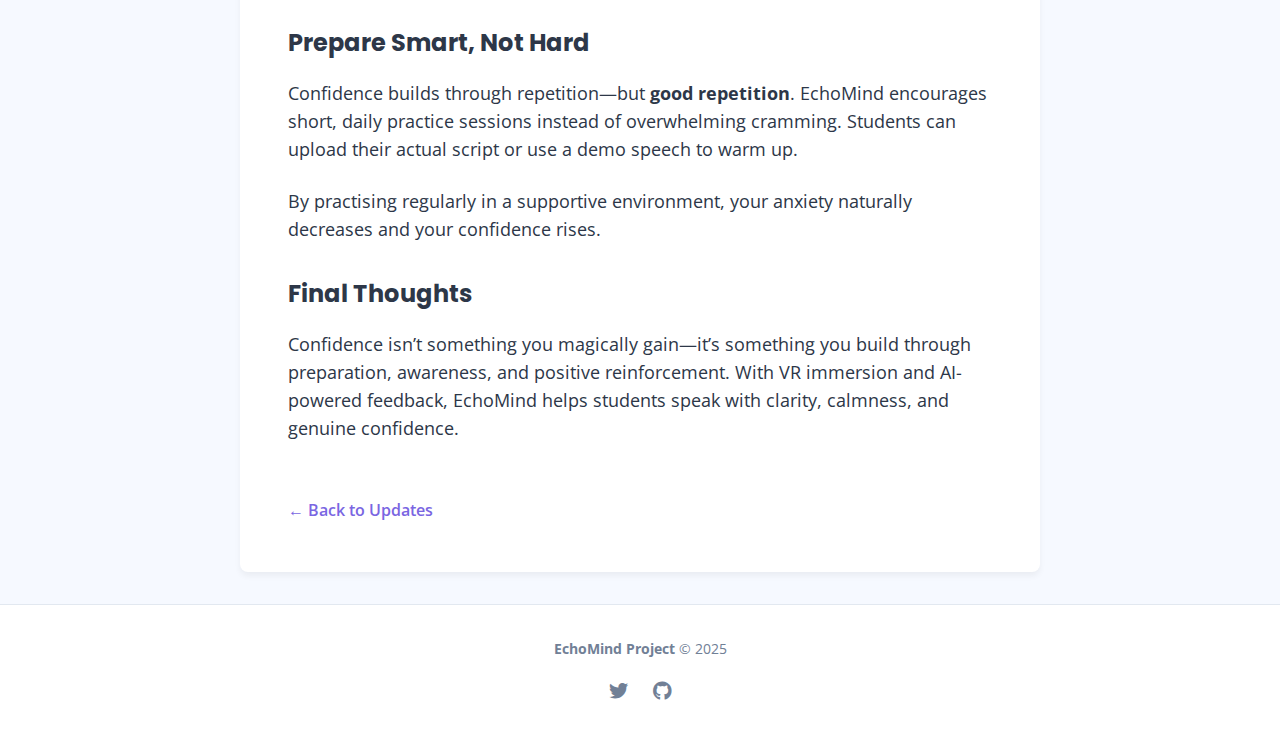
<file: post-tips.html>
<!DOCTYPE html>
<html lang="en">
<head>
    <meta charset="UTF-8">
    <meta name="viewport" content="width=device-width, initial-scale=1.0">
    <!-- Meta Tags -->
    <meta name="title" content="The Science Behind Presentation Anxiety">
    <meta name="description" content="Explore the psychology of presentation anxiety in students and learn how VR practice with EchoMind can reduce stress and boost confidence in public speaking.">
    <meta name="keywords" content="presentation anxiety, presentation anxiety science, student stress, VR practice, public speaking confidence, EchoMind, solo presentation, AI feedback, anxiety reduction, student wellbeing, presentation nerves">
    <meta name="author" content="EchoMind Team">
    <meta property="og:title" content="The Science Behind Presentation Anxiety">
    <meta property="og:description" content="Learn how VR-based practice and AI feedback from EchoMind help students reduce presentation anxiety and improve public speaking confidence.">
    <meta property="og:type" content="article">
    <meta property="og:image" content="URL_TO_SOCIAL_PREVIEW_IMAGE">
    <meta property="og:url" content="https://echomind-4hl.pages.dev/post-anxiety">


    <title>EchoMind | Solo Presentation Confidence Tips</title>
    <link rel="stylesheet" href="https://cdnjs.cloudflare.com/ajax/libs/font-awesome/6.4.0/css/all.min.css">
    <link href="https://fonts.googleapis.com/css2?family=Poppins:wght@300;400;600;700&family=Open+Sans:wght@400;600&display=swap" rel="stylesheet">
    <link rel="stylesheet" href="styles/style.css"> 
</head>
<body>
    <nav class="navbar">
        <div class="brand"><i class="fas fa-vr-cardboard"></i> EchoMind</div>
        <div class="nav-links">
            <a href="index.html" class="nav-item">Home</a>
            <a href="blog.html" class="nav-item active">Updates</a>
            <a href="about.html" class="nav-item">The Project</a>
        </div>
    </nav>

    <div class="container">
        <div class="breadcrumb">
            <a href="index.html">Home</a> &nbsp;/&nbsp; <a href="blog.html">Updates</a> &nbsp;/&nbsp; <span>Confidence Tips</span>
        </div>

        <article class="article-container">
            <header class="article-header">
                <div class="article-icon"><i class="fas fa-microphone"></i></div>
                <h1 style="font-size: 2.5rem; margin-bottom: 0.5rem;">
                    Top Tips for Giving a Solo Presentation with Confidence
                </h1>
                <div class="article-meta">
                    <span class="tag">Confidence</span>
                    <span><i class="far fa-calendar"></i> Nov 27, 2025</span>
                    <span style="margin-left: 15px"><i class="far fa-user"></i> By EchoMind Team</span>
                </div>
            </header>

            <div class="article-content">
                <p><strong>Presenting alone can feel overwhelming.</strong> Whether it’s for college, work, or a personal project, solo presentations often trigger nerves, shaky voice, or rushed pacing. That’s exactly why EchoMind was designed—to help students feel more confident through supportive practice and AI-guided feedback.</p>

                <h3>Start With Calm: Simple Breathing Techniques</h3>
                <p>Before you even begin your speech, grounding your body makes a huge difference. Try this:</p>
                <ul style="margin-bottom: 1.5rem; padding-left: 1.5rem;">
                    <li><strong>Box Breathing:</strong> Inhale for 4 seconds, hold for 4, exhale for 4, hold for 4.</li>
                    <li><strong>Shoulder Reset:</strong> Roll your shoulders back to open your posture.</li>
                    <li><strong>Slow Start:</strong> Begin your first sentence 20% slower than you think you should.</li>
                </ul>

                <h3>Control Your Pace</h3>
                <p>Many students speed up when nervous. EchoMind tracks your <strong>words per minute</strong> and guides you toward a natural rhythm. Practising with a metered pace in VR helps you develop muscle memory for calm, controlled delivery.</p>

                <p>A slower pace also improves:</p>
                <ul style="margin-bottom: 1.5rem; padding-left: 1.5rem;">
                    <li>Clarity</li>
                    <li>Audience engagement</li>
                    <li>Your ability to think and react mid-speech</li>
                </ul>

                <h3>Use VR to Reduce Presentation Anxiety</h3>
                <p>EchoMind’s VR environment simulates real-world scenarios such as classrooms, conference halls, or one-to-one meetings. This helps students practice in a <strong>safe, pressure-free space</strong> while gradually getting used to being “on stage.”</p>

                <p>Our AI measures:</p>
                <ul style="margin-bottom: 1.5rem; padding-left: 1.5rem;">
                    <li>Tone of voice</li>
                    <li>Shakiness and volume stability</li>
                    <li>Pacing and filler words</li>
                    <li>Confidence indicators (eye level, pauses, breathing)</li>
                </ul>

                <h3>Prepare Smart, Not Hard</h3>
                <p>Confidence builds through repetition—but <strong>good repetition</strong>. EchoMind encourages short, daily practice sessions instead of overwhelming cramming. Students can upload their actual script or use a demo speech to warm up.</p>

                <p>By practising regularly in a supportive environment, your anxiety naturally decreases and your confidence rises.</p>

                <h3>Final Thoughts</h3>
                <p>Confidence isn’t something you magically gain—it’s something you build through preparation, awareness, and positive reinforcement. With VR immersion and AI-powered feedback, EchoMind helps students speak with clarity, calmness, and genuine confidence.</p>
            </div>

            <a href="blog.html" class="back-btn">&larr; Back to Updates</a>
        </article>
    </div>

    <footer>
        <p><strong>EchoMind Project</strong> &copy; 2025</p>
        <div style="margin-top: 1rem; font-size: 1.2rem;">
            <i class="fab fa-twitter" style="margin: 0 10px;"></i>
            <i class="fab fa-github" style="margin: 0 10px;"></i>
        </div>
    </footer>
</body>
</html>
</file>
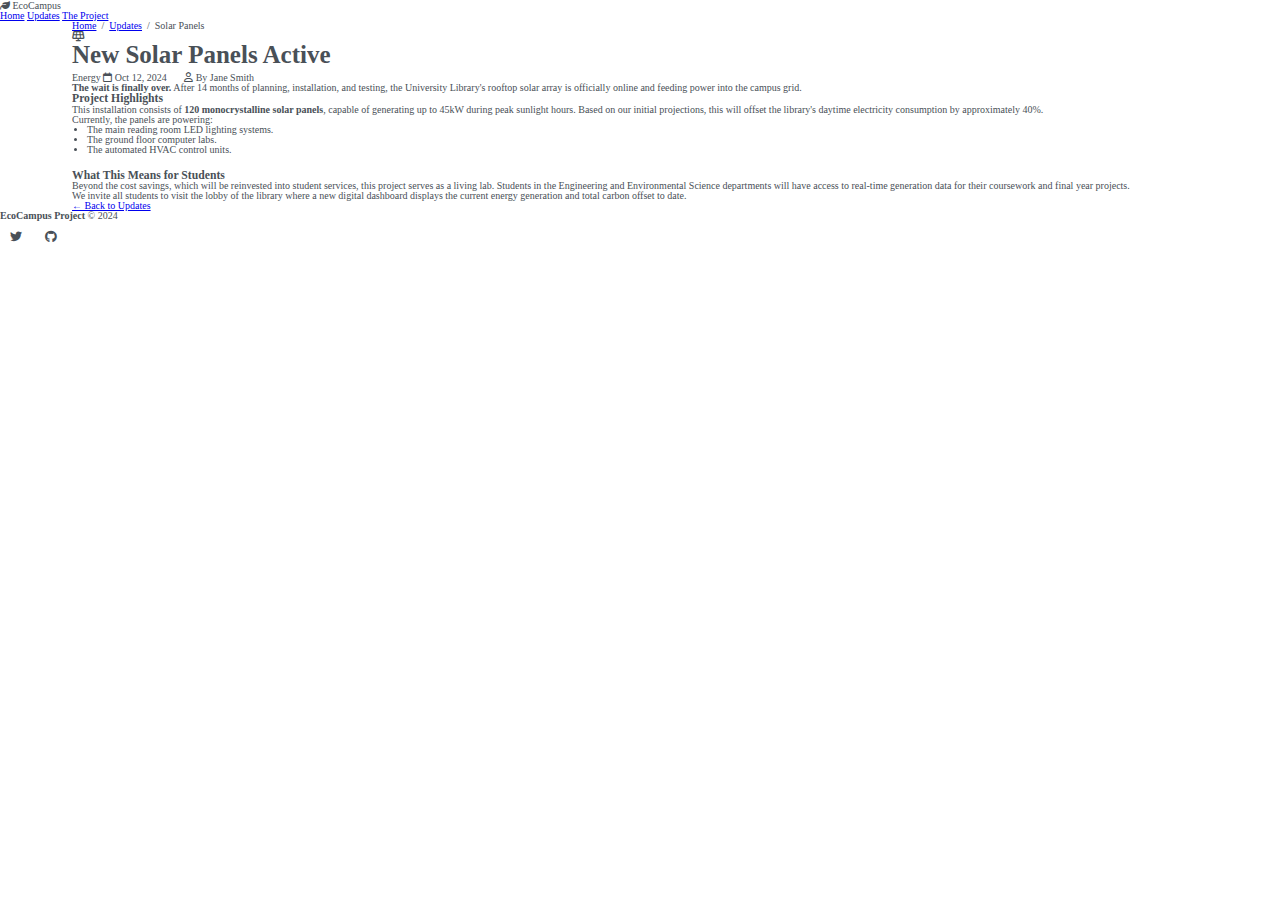
<file: post.html>
<!DOCTYPE html>
<html lang="en">
<head>
    <meta charset="UTF-8">
    <meta name="viewport" content="width=device-width, initial-scale=1.0">
    <title>EcoCampus | Solar Panels Update</title>
    <link rel="stylesheet" href="https://cdnjs.cloudflare.com/ajax/libs/font-awesome/6.4.0/css/all.min.css">
    <link href="https://fonts.googleapis.com/css2?family=Poppins:wght@300;400;600;700&family=Open+Sans:wght@400;600&display=swap" rel="stylesheet">
    <link rel="stylesheet" href="style.css"> </head>
<body>
    <nav class="navbar">
        <div class="brand"><i class="fas fa-leaf"></i> EcoCampus</div>
        <div class="nav-links">
            <a href="index.html" class="nav-item">Home</a>
            <a href="blog.html" class="nav-item active">Updates</a>
            <a href="about.html" class="nav-item">The Project</a>
        </div>
    </nav>

    <div class="container">
        <div class="breadcrumb">
            <a href="index.html">Home</a> &nbsp;/&nbsp; <a href="blog.html">Updates</a> &nbsp;/&nbsp; <span>Solar Panels</span>
        </div>

        <article class="article-container">
            <header class="article-header">
                <div class="article-icon"><i class="fas fa-solar-panel"></i></div>
                <h1 style="font-size: 2.5rem; margin-bottom: 0.5rem;">New Solar Panels Active</h1>
                <div class="article-meta">
                    <span class="tag">Energy</span>
                    <span><i class="far fa-calendar"></i> Oct 12, 2024</span>
                    <span style="margin-left: 15px"><i class="far fa-user"></i> By Jane Smith</span>
                </div>
            </header>

            <div class="article-content">
                <p><strong>The wait is finally over.</strong> After 14 months of planning, installation, and testing, the University Library's rooftop solar array is officially online and feeding power into the campus grid.</p>
                
                <h3>Project Highlights</h3>
                <p>This installation consists of <strong>120 monocrystalline solar panels</strong>, capable of generating up to 45kW during peak sunlight hours. Based on our initial projections, this will offset the library's daytime electricity consumption by approximately 40%.</p>
                
                <p>Currently, the panels are powering:</p>
                <ul style="margin-bottom: 1.5rem; padding-left: 1.5rem;">
                    <li>The main reading room LED lighting systems.</li>
                    <li>The ground floor computer labs.</li>
                    <li>The automated HVAC control units.</li>
                </ul>

                <h3>What This Means for Students</h3>
                <p>Beyond the cost savings, which will be reinvested into student services, this project serves as a living lab. Students in the Engineering and Environmental Science departments will have access to real-time generation data for their coursework and final year projects.</p>

                <p>We invite all students to visit the lobby of the library where a new digital dashboard displays the current energy generation and total carbon offset to date.</p>
            </div>

            <a href="blog.html" class="back-btn">&larr; Back to Updates</a>
        </article>
    </div>

    <footer>
        <p><strong>EcoCampus Project</strong> &copy; 2024</p>
        <div style="margin-top: 1rem; font-size: 1.2rem;">
            <i class="fab fa-twitter" style="margin: 0 10px;"></i>
            <i class="fab fa-github" style="margin: 0 10px;"></i>
        </div>
    </footer>
</body>
</html>
</file>
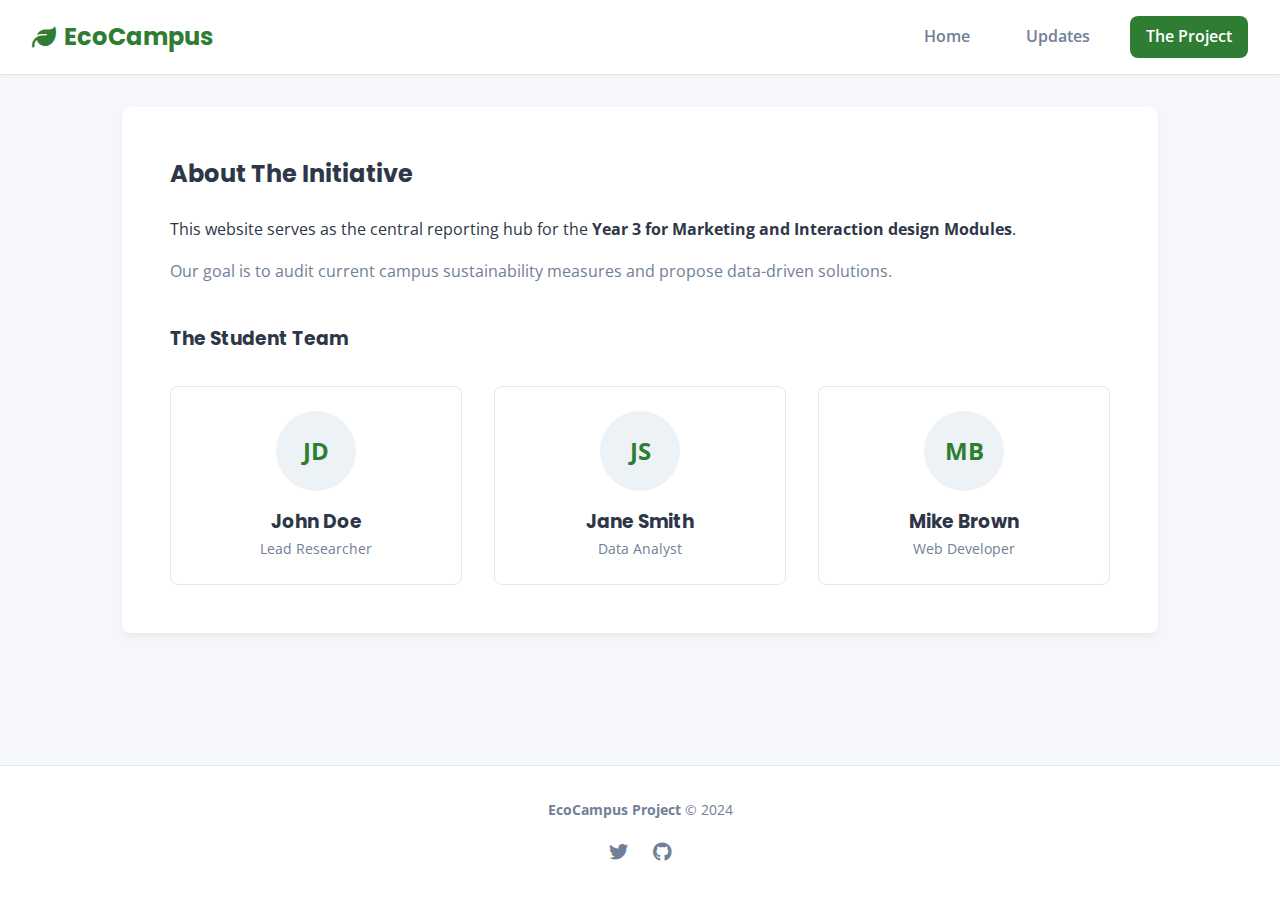
<file: echomind/about.html>
<!DOCTYPE html>
<html lang="en">
<head>
    <meta charset="UTF-8">
    <meta name="viewport" content="width=device-width, initial-scale=1.0">
    <title>EcoCampus | About</title>
    <link rel="stylesheet" href="https://cdnjs.cloudflare.com/ajax/libs/font-awesome/6.4.0/css/all.min.css">
    <link href="https://fonts.googleapis.com/css2?family=Poppins:wght@300;400;600;700&family=Open+Sans:wght@400;600&display=swap" rel="stylesheet">
    <link rel="stylesheet" href="style.css"> </head>
<body>
    <nav class="navbar">
        <div class="brand"><i class="fas fa-leaf"></i> EcoCampus</div>
        <div class="nav-links">
            <a href="index.html" class="nav-item">Home</a>
            <a href="blog.html" class="nav-item">Updates</a>
            <a href="about.html" class="nav-item active">The Project</a>
        </div>
    </nav>

    <div class="container">
        <div class="about-container">
            <h2 style="margin-bottom: 1.5rem;">About The Initiative</h2>
            <p style="margin-bottom: 1rem;">
                This website serves as the central reporting hub for the <strong>Year 3 for Marketing and Interaction design Modules</strong>.
            </p>
            <p style="color: var(--text-light);">
                Our goal is to audit current campus sustainability measures and propose data-driven solutions.
            </p>

            <h3 style="margin-top: 2.5rem;">The Student Team</h3>
            <div class="team-grid">
                <div class="team-card">
                    <div class="avatar">JD</div>
                    <h3>John Doe</h3>
                    <p style="color: var(--text-light); font-size: 0.9rem;">Lead Researcher</p>
                </div>
                <div class="team-card">
                    <div class="avatar">JS</div>
                    <h3>Jane Smith</h3>
                    <p style="color: var(--text-light); font-size: 0.9rem;">Data Analyst</p>
                </div>
                <div class="team-card">
                    <div class="avatar">MB</div>
                    <h3>Mike Brown</h3>
                    <p style="color: var(--text-light); font-size: 0.9rem;">Web Developer</p>
                </div>
            </div>
        </div>
    </div>

    <footer>
        <p><strong>EcoCampus Project</strong> &copy; 2024</p>
        <div style="margin-top: 1rem; font-size: 1.2rem;">
            <i class="fab fa-twitter" style="margin: 0 10px;"></i>
            <i class="fab fa-github" style="margin: 0 10px;"></i>
        </div>
    </footer>
</body>
</html>
</file>
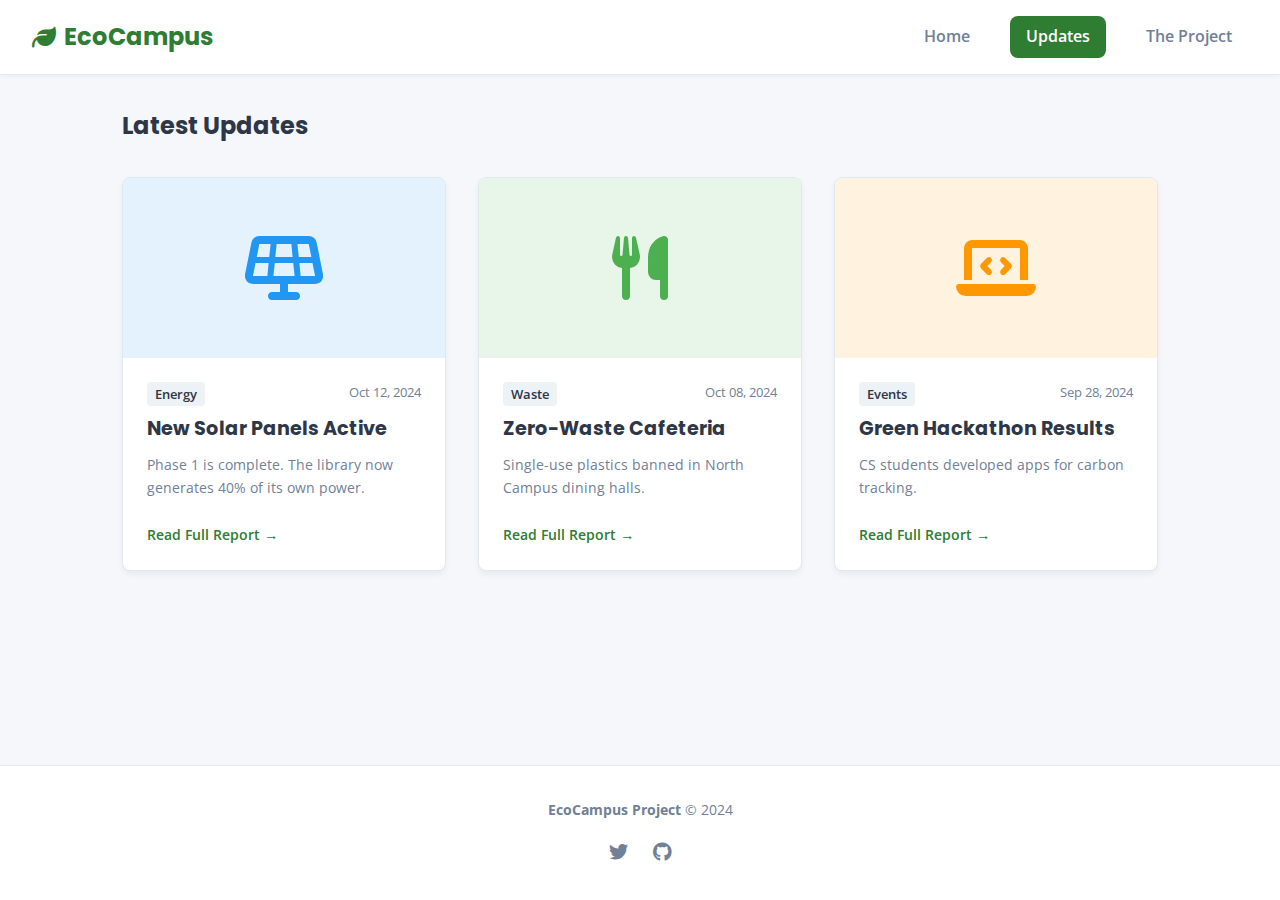
<file: echomind/blog.html>
<!DOCTYPE html>
<html lang="en">
<head>
    <meta charset="UTF-8">
    <meta name="viewport" content="width=device-width, initial-scale=1.0">
    <title>EcoCampus | Updates</title>
    <link rel="stylesheet" href="https://cdnjs.cloudflare.com/ajax/libs/font-awesome/6.4.0/css/all.min.css">
    <link href="https://fonts.googleapis.com/css2?family=Poppins:wght@300;400;600;700&family=Open+Sans:wght@400;600&display=swap" rel="stylesheet">
    <link rel="stylesheet" href="style.css"> 

    <style>
        
    </style>
</head>
<body>
    <nav class="navbar">
        <div class="brand"><i class="fas fa-leaf"></i> EcoCampus</div>
        <div class="nav-links">
            <a href="index.html" class="nav-item">Home</a>
            <a href="blog.html" class="nav-item active">Updates</a>
            <a href="about.html" class="nav-item">The Project</a>
        </div>
    </nav>

    <div class="container">
        <div class="blog-header">
            <h2>Latest Updates</h2>
        </div>

        <div class="grid-3">
            <!-- Post 1 -->
            <div class="blog-card">
                <div class="blog-img energy"><i class="fas fa-solar-panel fa-4x"></i></div>
                <div class="blog-content">
                    <div class="blog-meta"><span class="category-tag">Energy</span><span>Oct 12, 2024</span></div>
                    <h3 class="blog-title">New Solar Panels Active</h3>
                    <p class="blog-desc">Phase 1 is complete. The library now generates 40% of its own power.</p>
                    <a href="post.html" class="read-more">Read Full Report &rarr;</a>
                </div>
            </div>
            <!-- Post 2 -->
            <div class="blog-card">
                <div class="blog-img waste"><i class="fas fa-utensils fa-4x"></i></div>
                <div class="blog-content">
                    <div class="blog-meta"><span class="category-tag">Waste</span><span>Oct 08, 2024</span></div>
                    <h3 class="blog-title">Zero-Waste Cafeteria</h3>
                    <p class="blog-desc">Single-use plastics banned in North Campus dining halls.</p>
                    <a href="#" class="read-more">Read Full Report &rarr;</a>
                </div>
            </div>
            <!-- Post 3 -->
            <div class="blog-card">
                <div class="blog-img events"><i class="fas fa-laptop-code fa-4x"></i></div>
                <div class="blog-content">
                    <div class="blog-meta"><span class="category-tag">Events</span><span>Sep 28, 2024</span></div>
                    <h3 class="blog-title">Green Hackathon Results</h3>
                    <p class="blog-desc">CS students developed apps for carbon tracking.</p>
                    <a href="#" class="read-more">Read Full Report &rarr;</a>
                </div>
            </div>
        </div>
    </div>

    <footer>
        <p><strong>EcoCampus Project</strong> &copy; 2024</p>
        <div style="margin-top: 1rem; font-size: 1.2rem;">
            <i class="fab fa-twitter" style="margin: 0 10px;"></i>
            <i class="fab fa-github" style="margin: 0 10px;"></i>
        </div>
    </footer>
</body>
</html>
</file>
<file: styles/style.css>
:root {
  --primary-color: #7a66e2;
  --primary-dark: #1b5e20;
  --bg-color: #f6f9ff;
  --card-bg: #ffffff;
  --text-main: #2d3748;
  --text-light: #718096;
  --border-color: #e2e8f0;
  --shadow: 0 4px 6px rgba(0, 0, 0, 0.05);
  --radius: 8px;
}
* {
  box-sizing: border-box;
  margin: 0;
  padding: 0;
}
body {
  font-family: "Open Sans", sans-serif;
  background-color: var(--bg-color);
  color: var(--text-main);
  line-height: 1.6;
  display: flex;
  flex-direction: column;
  min-height: 100vh;
}
h1,
h2,
h3,
.brand {
  font-family: "Poppins", sans-serif;
  color: var(--text-main);
}
a {
  text-decoration: none;
  color: inherit;
}

.navbar {
  background-color: var(--card-bg);
  border-bottom: 1px solid var(--border-color);
  padding: 1rem 2rem;
  display: flex;
  justify-content: space-between;
  align-items: center;
  position: sticky;
  top: 0;
  z-index: 100;
  box-shadow: 0 2px 4px rgba(0, 0, 0, 0.03);
}
.brand {
  font-size: 1.5rem;
  font-weight: 700;
  color: var(--primary-color);
  display: flex;
  align-items: center;
  gap: 0.5rem;
}
.nav-links {
  display: flex;
  gap: 1.5rem;
}
.nav-item {
  font-weight: 600;
  color: var(--text-light);
  padding: 0.5rem 1rem;
  border-radius: var(--radius);
  transition: all 0.3s ease;
}
.nav-item:hover {
  color: var(--primary-color);
  background-color: #effaf0;
}
.nav-item.active {
  color: white;
  background-color: var(--primary-color);
}

.container {
  max-width: 1200px;
  margin: 0 auto;
  padding: 2rem;
  width: 100%;
}

.grid-3 {
  display: grid;
  grid-template-columns: repeat(auto-fit, minmax(300px, 1fr));
  gap: 2rem;
}

footer {
  margin-top: auto;
  padding: 2rem;
  text-align: center;
  color: var(--text-light);
  font-size: 0.9rem;
  border-top: 1px solid var(--border-color);
  background-color: white;
}

.heading-tertiary {
  font-size: 1.8rem;
  margin-bottom: 1rem;
  color: var(--primary-color);
}

/* Grids / Flexes */
.flex-center {
  display: flex;
  align-items: center;
  justify-content: center;
}

.grid {
  display: grid;
  column-gap: 4.8rem;
  row-gap: 3.2rem;
}

.grid--2-cols {
  grid-template-columns: repeat(2, 1fr);
  row-gap: 12rem;
}

.grid-center--v {
  align-items: center;
}

/* Margins */
.margin-m {
  margin-bottom: 3.2rem;
}

/* --- Home Page Specific Styles (index.html) --- */

/* HERO SECTION */
.hero {
  background: linear-gradient(
    135deg,
    var(--primary-color),
    var(--primary-dark)
  );
  color: white;
  padding: 3rem;
  border-radius: var(--radius);
  display: flex;
  align-items: center;
  justify-content: space-between;
  margin-bottom: 8rem;
  box-shadow: var(--shadow);
}
.hero-content {
  max-width: 60%;
}
.hero h1 {
  font-size: 2.5rem;
  margin-bottom: 1rem;
  color: white;
}

.hero p {
  font-size: 1.1rem;
  margin-bottom: 2rem;
  color: white;
}

.btn {
  display: inline-block;
  padding: 0.8rem 1.5rem;
  border-radius: var(--radius);
  font-weight: 600;
  border: none;
  cursor: pointer;
}

.btn-light {
  background-color: white;
  color: var(--primary-color);
}
.btn-light:hover {
  background-color: #f0f0f0;
}
.btn-outline {
  background-color: transparent;
  border: 2px solid rgba(255, 255, 255, 0.3);
  color: white;
  margin-left: 1rem;
}
.btn-outline:hover {
  border-color: white;
  background-color: rgba(255, 255, 255, 0.1);
}
.hero-icon {
  font-size: 8rem;
  opacity: 0.2;
}

/* PROBLEM STATEMENT SECTION */
.problem-statement {
  display: flex;
  align-items: center;
  justify-content: space-between;
  margin-bottom: 8rem;
}

.problem-statement span {
  text-transform: uppercase;
  color: var(--primary-color);
  font-weight: 600;
  letter-spacing: 1px;
  font-size: 0.9rem;
  display: inline-block;
}

.problem-statement h1 {
  font-size: 2.5rem;
  margin-bottom: 1rem;
}

.problem-statement p {
  font-size: 1.1rem;
  margin-bottom: 2rem;
}

/* HOW IT WORKS SECTION */
.how-it-works {
  background: var(--card-bg);
  border-radius: var(--radius);
  box-shadow: var(--shadow);
  margin-bottom: 8rem;
}

.how-it-works_p {
  text-align: center;
  margin-bottom: 2rem;
  color: var(--text-light);
}

.how-it-works h2 {
  font-size: 2.5rem;
  text-align: center;
}

/* .how-it-works .steps {
  display: grid;
  grid-template-columns: repeat(auto-fit, minmax(200px, 1fr));
  gap: 2rem;
  margin-top: 2rem;
}

.how-it-works .steps .step-5 {
  text-align: center;
  grid-column: 2 / span 2;
}

.how-it-works article {
  margin-top: 2rem;
} */

/* **************** */
/*  STEPS SECTION  */
/* **************** */
.section-steps {
  margin-bottom: 8rem;
}

.steps-img--box img {
  width: auto;
  height: 450px;
  margin-left: auto;
  margin-right: auto;
  border-radius: var(--radius);
}

.steps-text--box h4 {
  font-size: 3.2rem;
  margin-bottom: 1.6rem;
  color: #adb5bd;
}

.steps-description {
  font-size: 1.4rem;
  line-height: 1.8;
  color: var(--text-main);
}

/* KEY FEATURES SECTION */
.key-features {
  margin-bottom: 8rem;
}

.key-features h2 {
  text-align: center;
  margin-bottom: 1.6rem;
}

.stat-card {
  background: var(--card-bg);
  padding: 1.5rem;
  border-radius: var(--radius);
  border: 1px solid var(--border-color);
  box-shadow: var(--shadow);
  display: flex;
  align-items: flex-start;
  justify-content: space-between;
}
.stat-info h4 {
  color: var(--text-light);
  font-size: 0.9rem;
  text-transform: uppercase;
  letter-spacing: 1px;
  margin-bottom: 0.5rem;
}
.stat-info .number {
  font-size: 2rem;
  font-weight: 700;
  color: var(--text-main);
}
.stat-info .trend {
  font-size: 0.9rem;
  color: var(--primary-color);
  font-weight: 600;
  margin-top: 0.5rem;
  display: block;
}
.stat-icon {
  width: 50px;
  height: 50px;
  background-color: #effaf0;
  color: var(--primary-color);
  border-radius: 50%;
  display: flex;
  align-items: center;
  justify-content: center;
  font-size: 1.5rem;
}

/* NEWSLETTER SECTION */
.newsletter {
  display: flex;
  flex-direction: column;
  align-items: center;
  gap: 1.6rem;
}

.newsletter button {
  background-color: var(--primary-color);
  color: #fff;
  padding: 6px 8px;
  width: 55%;
}

.newsletter input {
  width: 55%;
}

/* --- Blog Index Specific Styles (blog.html) --- */
.blog-header {
  display: flex;
  justify-content: space-between;
  align-items: center;
  margin-bottom: 2rem;
}
.search-bar {
  padding: 0.5rem 1rem;
  border: 1px solid var(--border-color);
  border-radius: 20px;
  width: 250px;
  font-family: inherit;
}
.blog-card {
  background: var(--card-bg);
  border-radius: var(--radius);
  overflow: hidden;
  border: 1px solid var(--border-color);
  box-shadow: var(--shadow);
  transition: transform 0.2s;
  display: flex;
  flex-direction: column;
  height: 100%;
}
.blog-card:hover {
  transform: translateY(-5px);
  box-shadow: 0 10px 15px rgba(0, 0, 0, 0.1);
}
.blog-img {
  height: 180px;
  background-color: #e2e8f0;
  display: flex;
  align-items: center;
  justify-content: center;
  color: #a0aec0;
}
.blog-img.energy {
  background-color: #e3f2fd;
  color: #2196f3;
}
.blog-img.waste {
  background-color: #e8f5e9;
  color: #4caf50;
}
.blog-img.events {
  background-color: #fff3e0;
  color: #ff9800;
}
.blog-content {
  padding: 1.5rem;
  flex: 1;
  display: flex;
  flex-direction: column;
}
.blog-meta {
  font-size: 0.8rem;
  color: var(--text-light);
  margin-bottom: 0.5rem;
  display: flex;
  justify-content: space-between;
}
.category-tag {
  background-color: #edf2f7;
  padding: 2px 8px;
  border-radius: 4px;
  font-weight: 600;
  color: var(--text-main);
}
.blog-title {
  font-size: 1.2rem;
  margin-bottom: 0.5rem;
  font-weight: 700;
}
.blog-desc {
  font-size: 0.9rem;
  color: var(--text-light);
  margin-bottom: 1.5rem;
}
.read-more {
  margin-top: auto;
  color: var(--primary-color);
  font-weight: 600;
  font-size: 0.9rem;
}

/* --- Single Post Specific Styles (post.html) --- */
.breadcrumb {
  margin-bottom: 2rem;
  color: var(--text-light);
  font-size: 0.9rem;
}
.breadcrumb a:hover {
  color: var(--primary-color);
  text-decoration: underline;
}

.article-container {
  background: white;
  border-radius: var(--radius);
  padding: 3rem;
  box-shadow: var(--shadow);
  max-width: 800px;
  margin: 0 auto;
}

.article-header {
  text-align: center;
  margin-bottom: 2rem;
  padding-bottom: 2rem;
  border-bottom: 1px solid var(--border-color);
}
.article-icon {
  display: inline-flex;
  align-items: center;
  justify-content: center;
  width: 80px;
  height: 80px;
  background-color: #e3f2fd;
  color: #2196f3;
  border-radius: 50%;
  margin-bottom: 1.5rem;
  font-size: 2rem;
}
.article-meta {
  color: var(--text-light);
  font-size: 0.9rem;
  margin-top: 0.5rem;
}
.tag {
  background-color: #edf2f7;
  padding: 2px 8px;
  border-radius: 4px;
  font-weight: 600;
  color: var(--text-main);
  margin-right: 10px;
}

.article-content {
  font-size: 1.1rem;
  color: var(--text-main);
}
.article-content p {
  margin-bottom: 1.5rem;
}
.article-content h3 {
  margin-top: 2rem;
  margin-bottom: 1rem;
  font-size: 1.5rem;
}

.back-btn {
  display: inline-block;
  margin-top: 2rem;
  color: var(--primary-color);
  font-weight: 600;
}
.back-btn:hover {
  text-decoration: underline;
}

/* --- About Page Specific Styles (about.html) --- */
.about-container {
  background: white;
  padding: 3rem;
  border-radius: var(--radius);
  box-shadow: var(--shadow);
}
.team-grid {
  display: grid;
  grid-template-columns: repeat(auto-fit, minmax(200px, 1fr));
  gap: 2rem;
  margin-top: 2rem;
}
.team-card {
  text-align: center;
  padding: 1.5rem;
  border: 1px solid var(--border-color);
  border-radius: var(--radius);
}
.avatar {
  width: 80px;
  height: 80px;
  background-color: #edf2f7;
  border-radius: 50%;
  margin: 0 auto 1rem;
  display: flex;
  align-items: center;
  justify-content: center;
  font-size: 1.5rem;
  font-weight: 700;
  color: var(--primary-color);
}

/* **************************** */
/* BELOW 970px (Lower-resolution desktops & Tablets) */
/* **************************** */
@media (max-width: 60em) {
  /* HOME */
  .menu-container {
    flex-direction: column;
    align-items: center;
    margin: 0 1.6rem;
    gap: 1.6rem;
  }

  .main-nav-list {
    font-size: 2rem;
    gap: 1.6rem;
  }

  .home-section-hero--background {
    margin-bottom: 4.8rem;
  }

  .section-partners {
    margin-bottom: 4.8rem;
  }

  .partners-img-box {
    height: 6.4rem;
    gap: 2.4rem;
  }

  .newsletter-form {
    flex-direction: column;
    align-items: center;
    gap: 2.4rem;
  }

  .newsletter-input {
    width: 80%;
    border-radius: 10rem;
  }

  .newsletter h3 {
    font-size: 2.4rem;
    margin-bottom: 3.2rem;
  }

  .newsletter-btn {
    font-size: 1.6rem;
    border-radius: 1.2rem;
    padding: 1.8rem 2.4rem;
  }

  .grid--footer {
    grid-template-columns: repeat(3, 1fr);
    grid-template-rows: repeat(2, 1fr);
    column-gap: 4.8rem;
    row-gap: 1.6rem;
  }

  .logo-col {
    grid-row: 2;
    grid-column: span 3;
    align-self: center;
    justify-self: center;
    text-align: center;
  }

  .socials {
    justify-content: center;
  }

  /* ABOUT US */
  .heading-primary {
    font-size: 4.8rem;
    line-height: 1.2;
  }

  .grid-about {
    display: flex;
    flex-direction: column;
  }

  .overview h3 {
    transform: none;
    margin-bottom: 1.6rem;
  }

  .about-description--box {
    border: none;
    padding: 4.8rem 2.4rem;
    border-top: 1px solid #000;
  }

  .heading-secondary {
    font-size: 3.2rem;
  }

  .heading-description {
    font-size: 1.6rem;
  }

  .theme-box {
    display: flex;
    flex-direction: column;
    gap: 3.2rem;
    padding: 3.2rem;
  }

  .themes-img-box img {
    height: auto;
    width: 50rem;
  }

  .heading-tertiary-onAccent {
    font-size: 2.4rem;
    margin-bottom: 3.2rem;
  }

  .hero-paragraph {
    font-size: 1.6rem;
  }

  /* STEPS */

  .section-hero--mobile {
    display: block;
    padding: 0;
  }

  .steps-img {
    margin: 0 0 3.2rem;
    padding: 0 3.2rem;
    height: auto;
  }

  .steps-pagination {
    gap: 1.6rem;
  }

  .steps-pagination a:link,
  .steps-pagination a:visited {
    font-size: 1.4rem;
    padding: 1.6rem;
  }

  .steps {
    display: grid;
    grid-template-columns: 1fr;
    gap: 3.2rem;
  }

  #step-01 {
    grid-row: 1;
  }

  #step-02 {
    grid-row: 4;
  }

  #step-04 {
    grid-row: 8;
  }
}

/* =============================== */
/* MOBILE OPTIMISATION (≤ 768px)   */
/* =============================== */
@media (max-width: 768px) {
  /* ---------- Global ---------- */
  body {
    font-size: 0.95rem;
  }

  .container {
    padding: 1.2rem;
  }

  h1 {
    font-size: 1.8rem;
  }

  h2 {
    font-size: 1.6rem;
  }

  h3 {
    font-size: 1.3rem;
  }

  /* ---------- Navbar ---------- */
  .navbar {
    flex-direction: column;
    gap: 1rem;
    padding: 1rem;
  }

  .nav-links {
    width: 100%;
    justify-content: center;
    flex-wrap: wrap;
    gap: 0.5rem;
  }

  .nav-item {
    padding: 0.4rem 0.8rem;
    font-size: 0.9rem;
  }

  /* ---------- Hero Section ---------- */
  .hero {
    flex-direction: column;
    text-align: center;
    padding: 2rem 1.5rem;
    margin-bottom: 4rem;
  }

  .hero-content {
    max-width: 100%;
  }

  .hero h1 {
    font-size: 2rem;
  }

  .hero p {
    font-size: 1rem;
  }

  .hero-icon {
    display: none;
  }

  .btn {
    width: 100%;
    text-align: center;
  }

  .btn-outline {
    margin-left: 0;
    margin-top: 0.75rem;
  }

  /* ---------- Problem Statement ---------- */
  .problem-statement {
    flex-direction: column;
    text-align: center;
    gap: 2rem;
    margin-bottom: 4rem;
  }

  .problem-statement img {
    width: 100%;
    max-width: 300px;
  }

  /* ---------- How It Works / Steps ---------- */
  .grid--2-cols {
    grid-template-columns: 1fr;
    row-gap: 4rem;
  }

  .steps-img--box img {
    height: auto;
    max-width: 100%;
  }

  .steps-text--box h4 {
    font-size: 2.2rem;
  }

  .steps-description {
    font-size: 1.1rem;
  }

  /* ---------- Key Features ---------- */
  .key-features {
    margin-bottom: 4rem;
  }

  .grid-3 {
    grid-template-columns: 1fr;
    gap: 1.5rem;
  }

  .stat-card {
    flex-direction: row;
    align-items: center;
  }

  /* ---------- Blog Index ---------- */
  .blog-header {
    flex-direction: column;
    align-items: flex-start;
    gap: 1rem;
  }

  .blog-card {
    margin-bottom: 1.5rem;
  }

  .blog-img {
    height: 140px;
  }

  /* ---------- Article Pages ---------- */
  .article-container {
    padding: 1.5rem;
  }

  .article-header h1 {
    font-size: 1.9rem;
  }

  .article-content {
    font-size: 1rem;
  }

  .article-icon {
    width: 60px;
    height: 60px;
    font-size: 1.5rem;
  }

  /* ---------- About Page ---------- */
  .about-container {
    padding: 1.5rem;
  }

  .team-grid {
    grid-template-columns: 1fr;
  }

  .avatar {
    width: 70px;
    height: 70px;
    font-size: 1.3rem;
  }

  /* ---------- Footer ---------- */
  footer {
    padding: 1.5rem 1rem;
    font-size: 0.8rem;
  }
}

/* --- About Article Styling --- */
.about-article {
  margin-top: 3rem;
  line-height: 1.8;
  color: var(--text-main);
}

.about-article h2 {
  font-size: 2rem;
  margin-bottom: 1rem;
  color: var(--primary-color);
}

.about-article p {
  margin-bottom: 1.6rem;
  font-size: 1rem;
  color: var(--text-main);
}

.about-article ul {
  list-style-type: disc;
  padding-left: 2rem;
  margin-bottom: 1.6rem;
}

.about-article ul li {
  margin-bottom: 0.8rem;
}

.about-article img {
  display: block;
  max-width: 100%;
  height: auto;
  margin-top: 2rem;
  margin-bottom: 1rem;
  margin-left: auto;
  margin-right: auto;
  border-radius: var(--radius);
  box-shadow: var(--shadow);
}

.about-article figcaption {
  display: block;
  text-align: center;
  font-size: 0.85rem;
  color: var(--text-light);
  font-style: italic;
  margin-bottom: 2rem;
}

.about-article h2 + p,
.about-article h2 + ul {
  margin-top: 1rem;
}

@media (max-width: 768px) {
  .about-article h2 {
    font-size: 1.6rem;
  }

  .about-article p,
  .about-article ul li {
    font-size: 0.95rem;
  }

  .about-article img {
    margin: 1.5rem auto;
  }
}
</file>
<file: echomind/style.css>
:root {
    --primary-color: #2E7D32;
    --primary-dark: #1B5E20;
    --bg-color: #F5F7FA;
    --card-bg: #FFFFFF;
    --text-main: #2D3748;
    --text-light: #718096;
    --border-color: #E2E8F0;
    --shadow: 0 4px 6px rgba(0, 0, 0, 0.05);
    --radius: 8px;
}
* {
    box-sizing: border-box;
    margin: 0;
    padding: 0;
}
body {
    font-family: 'Open Sans', sans-serif;
    background-color: var(--bg-color);
    color: var(--text-main);
    line-height: 1.6;
    display: flex;
    flex-direction: column;
    min-height: 100vh;
}
h1, h2, h3, .brand {
    font-family: 'Poppins', sans-serif;
    color: var(--text-main);
}
a {
    text-decoration: none;
    color: inherit;
}

.navbar {
    background-color: var(--card-bg);
    border-bottom: 1px solid var(--border-color);
    padding: 1rem 2rem;
    display: flex;
    justify-content: space-between;
    align-items: center;
    position: sticky;
    top: 0;
    z-index: 100;
    box-shadow: 0 2px 4px rgba(0,0,0,0.03);
}
.brand {
    font-size: 1.5rem;
    font-weight: 700;
    color: var(--primary-color);
    display: flex;
    align-items: center;
    gap: 0.5rem;
}
.nav-links {
    display: flex;
    gap: 1.5rem;
}
.nav-item {
    font-weight: 600;
    color: var(--text-light);
    padding: 0.5rem 1rem;
    border-radius: var(--radius);
    transition: all 0.3s ease;
}
.nav-item:hover {
    color: var(--primary-color);
    background-color: #effaf0;
}
.nav-item.active {
    color: white;
    background-color: var(--primary-color);
}

.container {
    max-width: 1100px;
    margin: 0 auto;
    padding: 2rem;
    width: 100%;
}
.grid-3 {
    display: grid;
    grid-template-columns: repeat(auto-fit, minmax(300px, 1fr));
    gap: 2rem;
}

footer {
    margin-top: auto;
    padding: 2rem;
    text-align: center;
    color: var(--text-light);
    font-size: 0.9rem;
    border-top: 1px solid var(--border-color);
    background-color: white;
}

@media (max-width: 768px) {
    .navbar {
        flex-direction: column;
        padding: 1rem;
    }
    .nav-links {
        margin-top: 1rem;
        width: 100%;
        justify-content: center;
    }
    /* Home Page Specific */
    .hero {
        flex-direction: column;
        text-align: center;
    }
    .hero-icon {
        display: none;
    }
    .btn-outline {
        margin-left: 0;
        margin-top: 1rem;
        display: block;
    }
}

/* --- Home Page Specific Styles (index.html) --- */
.hero {
    background: linear-gradient(135deg, var(--primary-color), var(--primary-dark));
    color: white;
    padding: 3rem;
    border-radius: var(--radius);
    display: flex;
    align-items: center;
    justify-content: space-between;
    margin-bottom: 2rem;
    box-shadow: var(--shadow);
}
.hero-content {
    max-width: 60%;
}
.hero h1 {
    font-size: 2.5rem;
    margin-bottom: 1rem;
    color: white;
}
.btn {
    display: inline-block;
    padding: 0.8rem 1.5rem;
    border-radius: var(--radius);
    font-weight: 600;
    border: none;
    cursor: pointer;
}
.btn-light {
    background-color: white;
    color: var(--primary-color);
}
.btn-light:hover {
    background-color: #f0f0f0;
}
.btn-outline {
    background-color: transparent;
    border: 2px solid rgba(255,255,255,0.3);
    color: white;
    margin-left: 1rem;
}
.btn-outline:hover {
    border-color: white;
    background-color: rgba(255,255,255,0.1);
}
.hero-icon {
    font-size: 8rem;
    opacity: 0.2;
}

.stat-card {
    background: var(--card-bg);
    padding: 1.5rem;
    border-radius: var(--radius);
    border: 1px solid var(--border-color);
    box-shadow: var(--shadow);
    display: flex;
    align-items: flex-start;
    justify-content: space-between;
}
.stat-info h4 {
    color: var(--text-light);
    font-size: 0.9rem;
    text-transform: uppercase;
    letter-spacing: 1px;
    margin-bottom: 0.5rem;
}
.stat-info .number {
    font-size: 2rem;
    font-weight: 700;
    color: var(--text-main);
}
.stat-info .trend {
    font-size: 0.9rem;
    color: var(--primary-color);
    font-weight: 600;
    margin-top: 0.5rem;
    display: block;
}
.stat-icon {
    width: 50px;
    height: 50px;
    background-color: #effaf0;
    color: var(--primary-color);
    border-radius: 50%;
    display: flex;
    align-items: center;
    justify-content: center;
    font-size: 1.5rem;
}


/* --- Blog Index Specific Styles (blog.html) --- */
.blog-header {
    display: flex;
    justify-content: space-between;
    align-items: center;
    margin-bottom: 2rem;
}
.search-bar {
    padding: 0.5rem 1rem;
    border: 1px solid var(--border-color);
    border-radius: 20px;
    width: 250px;
    font-family: inherit;
}
.blog-card {
    background: var(--card-bg);
    border-radius: var(--radius);
    overflow: hidden;
    border: 1px solid var(--border-color);
    box-shadow: var(--shadow);
    transition: transform 0.2s;
    display: flex;
    flex-direction: column;
    height: 100%;
}
.blog-card:hover {
    transform: translateY(-5px);
    box-shadow: 0 10px 15px rgba(0,0,0,0.1);
}
.blog-img {
    height: 180px;
    background-color: #e2e8f0;
    display: flex;
    align-items: center;
    justify-content: center;
    color: #a0aec0;
}
.blog-img.energy {
    background-color: #E3F2FD;
    color: #2196F3;
}
.blog-img.waste {
    background-color: #E8F5E9;
    color: #4CAF50;
}
.blog-img.events {
    background-color: #FFF3E0;
    color: #FF9800;
}
.blog-content {
    padding: 1.5rem;
    flex: 1;
    display: flex;
    flex-direction: column;
}
.blog-meta {
    font-size: 0.8rem;
    color: var(--text-light);
    margin-bottom: 0.5rem;
    display: flex;
    justify-content: space-between;
}
.category-tag {
    background-color: #edf2f7;
    padding: 2px 8px;
    border-radius: 4px;
    font-weight: 600;
    color: var(--text-main);
}
.blog-title {
    font-size: 1.2rem;
    margin-bottom: 0.5rem;
    font-weight: 700;
}
.blog-desc {
    font-size: 0.9rem;
    color: var(--text-light);
    margin-bottom: 1.5rem;
}
.read-more {
    margin-top: auto;
    color: var(--primary-color);
    font-weight: 600;
    font-size: 0.9rem;
}

/* --- Single Post Specific Styles (post.html) --- */
.breadcrumb {
    margin-bottom: 2rem;
    color: var(--text-light);
    font-size: 0.9rem;
}
.breadcrumb a:hover {
    color: var(--primary-color);
    text-decoration: underline;
}

.article-container {
    background: white;
    border-radius: var(--radius);
    padding: 3rem;
    box-shadow: var(--shadow);
    max-width: 800px;
    margin: 0 auto;
}

.article-header {
    text-align: center;
    margin-bottom: 2rem;
    padding-bottom: 2rem;
    border-bottom: 1px solid var(--border-color);
}
.article-icon {
    display: inline-flex;
    align-items: center;
    justify-content: center;
    width: 80px;
    height: 80px;
    background-color: #E3F2FD;
    color: #2196F3;
    border-radius: 50%;
    margin-bottom: 1.5rem;
    font-size: 2rem;
}
.article-meta {
    color: var(--text-light);
    font-size: 0.9rem;
    margin-top: 0.5rem;
}
.tag {
    background-color: #edf2f7;
    padding: 2px 8px;
    border-radius: 4px;
    font-weight: 600;
    color: var(--text-main);
    margin-right: 10px;
}

.article-content {
    font-size: 1.1rem;
    color: var(--text-main);
}
.article-content p {
    margin-bottom: 1.5rem;
}
.article-content h3 {
    margin-top: 2rem;
    margin-bottom: 1rem;
    font-size: 1.5rem;
}

.back-btn {
    display: inline-block;
    margin-top: 2rem;
    color: var(--primary-color);
    font-weight: 600;
}
.back-btn:hover {
    text-decoration: underline;
}

/* --- About Page Specific Styles (about.html) --- */
.about-container {
    background: white;
    padding: 3rem;
    border-radius: var(--radius);
    box-shadow: var(--shadow);
}
.team-grid {
    display: grid;
    grid-template-columns: repeat(auto-fit, minmax(200px, 1fr));
    gap: 2rem;
    margin-top: 2rem;
}
.team-card {
    text-align: center;
    padding: 1.5rem;
    border: 1px solid var(--border-color);
    border-radius: var(--radius);
}
.avatar {
    width: 80px;
    height: 80px;
    background-color: #edf2f7;
    border-radius: 50%;
    margin: 0 auto 1rem;
    display: flex;
    align-items: center;
    justify-content: center;
    font-size: 1.5rem;
    font-weight: 700;
    color: var(--primary-color);
}
</file>
<file: style.css>
/* 
--- 01 TYPOGRAPHY SYSTEM

- Font sizes (px):
10 / 12 / 14 / 16 / 18 / 20 / 24 / 30 / 36 / 44 / 52 / 62 / 74 / 86 / 98

- Font weights:
Default: 400
Bold: 700

- Line heights:
Default: 1
Paragraph default: 1.6

- Letter spacing:
Buttons: 1px
Subheading: 0.75px

--- 02 COLORS

- Primary: #37b24d
- Tints: #69db7c #b2f2bb
- Shades: #2f9e44 #2b8a3e
- Accent: #a5560e
- Grays: #212529 #343a40 #495057 #adb5bd  #dee2e6

--- 03 SHADOWS

0 2.4rem 4.8rem rgba(0, 0, 0, 0.075)

--- 04 BORDER-RADIUS

Default: 5px
Medium: 1rem
Large: 100rem

--- 05 WHITESPACE

- Spacing system (px)
2 / 4 / 8 / 12 / 16 / 24 / 32 / 48 / 64 / 80 / 96 / 128
*/

/* Initial CSS Setup */
* {
  padding: 0;
  margin: 0;
  box-sizing: border-box;
}

html {
  /* font-size: 10px; */
  /* 10px / 16px = 0.625 = 62.5% */
  /* Percentage of user's browser font-size setting */
  font-size: 62.5%;

  /* Smooth scroll */
  scroll-behavior: smooth;
  overflow-x: hidden;
}

body {
  font-family: Merriweather, serif;
  line-height: 1;
  font-weight: 400;
  color: #495057;
  overflow-x: hidden;
}

img,
picture,
video,
svg {
  display: block;
  max-width: 100%;
  object-fit: contain;
}

/* *************** */
/*      GENERAL    */
/* *************** */

/* Underline animation on hover */
.hover-underline-animation {
  display: inline-block;
  position: relative;
  color: #2b8a3e;
}

.hover-underline-animation::after {
  content: "";
  position: absolute;
  width: 100%;
  transform: scaleX(0);
  height: 1px;
  bottom: -5px;
  left: 0;
  background-color: #37b24d;
  transform-origin: bottom right;
  transition: transform 0.25s ease-out;
}

.hover-underline-animation:hover::after {
  transform: scaleX(1);
  transform-origin: bottom left;
}

/* Headings */

.heading-primary {
  font-size: 6.2rem;
  font-weight: 700;
  margin-bottom: 3.2rem;
}

.heading-primary span {
  color: #69db7c;
}

.heading-secondary {
  font-size: 4.4rem;
  color: #2b8a3e;
  font-weight: 700;
  margin-bottom: 3.2rem;
}

.heading-secondary span {
  color: #a5560e;
}

.heading-tertiary {
  font-size: 3.6rem;
  color: #2b8a3e;
  font-weight: 700;
  margin-bottom: 1.6rem;
}

.heading-tertiary-onAccent {
  font-size: 3rem;
  color: #fff;
  font-weight: 700;
  margin-bottom: 1.6rem;
}

/* Buttons */
.btn:link,
.btn:visited {
  color: #fff;
  text-decoration: none;
  font-size: 1.6rem;
  letter-spacing: 1px;
  font-weight: 700;
  background: none;
  border: 1px solid #fff;
  box-shadow: 0 2.4rem 4.8rem rgba(0, 0, 0, 0.075);
  border-radius: 5px;
  padding: 1.6rem 2.4rem;
  transition: 0.3s all;
}

.btn:hover,
.btn:active {
  background-color: #572a00;
  border: none;
}

.our-work-box .btn:link,
.our-work-box .btn:visited {
  background-color: #a5560e;
  border: none;
}

.our-work-box .btn:hover,
.our-work-box .btn:active {
  background-color: #572a00;
}

.btn-submit {
  color: #fff;
  text-decoration: none;
  font-size: 1.6rem;
  letter-spacing: 1px;
  font-weight: 700;
  background-color: #a5560e;
  box-shadow: 0 2.4rem 4.8rem rgba(0, 0, 0, 0.075);
  border: none;
  border-radius: 100rem;
  padding: 1.6rem 2.4rem;
  cursor: pointer;
}

.btn-submit:hover,
.btn-submit:active {
  background-color: #572a00;
  transition: 0.3s all;
}

.btn-submit:active {
  transform: scale(0.75);
}

/* Grids / Flexes */

.flex-center {
  display: flex;
  align-items: center;
  justify-content: center;
}

.grid {
  display: grid;
  column-gap: 6.4rem;
  row-gap: 3.2rem;
}

.grid--2-cols {
  grid-template-columns: repeat(2, 1fr);
  row-gap: 12rem;
}

.grid-center--v {
  align-items: center;
}

/* Margins */
.margin-m {
  margin-bottom: 3.2rem;
}

/* Hide class */
.hide {
  display: none;
  visibility: hidden;
}

/* *************** */
/*      MENU       */
/* *************** */
.menu-container {
  display: flex;
  align-items: center;
  justify-content: space-between;
  margin: 0 9.6rem;
  padding: 3.2rem 0;
}

section .logo {
  color: #fff;
  font-size: 2.4rem;
  font-weight: 700;
  text-decoration: none;
}

.logo {
  color: #2b8a3e;
  font-size: 2.4rem;
  font-weight: 700;
  text-decoration: none;
}

.main-nav-list {
  list-style: none;
  font-size: 2rem;

  display: flex;
  align-items: center;
  gap: 2.4rem;
}

section .main-nav-link:link,
section .main-nav-link:visited {
  color: #eee;
  text-decoration: none;
}

.main-nav-link:link,
.main-nav-link:visited {
  text-decoration: none;
}

.nav-mobile-icon {
  display: none;
}

/* *************** */
/*   HERO SECTION  */
/* *************** */
.section-hero--background,
.home-section-hero--background,
.about-section-hero--background,
.steps-section-hero--background,
.benefits-section-hero--background {
  background-size: cover;
  color: #eee;
  height: 100vh;
  margin-bottom: 3.2rem;
}

.section-hero--background {
  color: #495057;
}

.home-section-hero--background {
  background-attachment: fixed;
  background-image: linear-gradient(
      rgba(31, 31, 31, 0.5),
      rgba(31, 31, 31, 0.5)
    ),
    url(../img/home/hero.jpg);
}

.about-section-hero--background {
  background-attachment: fixed;
  background-image: linear-gradient(
      rgba(31, 31, 31, 0.8),
      rgba(31, 31, 31, 0.8)
    ),
    url(../img/about-us/about-us-hero.jpg);
  margin-bottom: 2.4rem;
}

.steps-section-hero--background {
  background-attachment: fixed;
  /* background-image: linear-gradient(to right, rgb(43, 138, 62), #5c940d); */
  background-image: linear-gradient(
      rgba(31, 31, 31, 0.8),
      rgba(31, 31, 31, 0.8)
    ),
    url(../img/steps/steps-hero.jpg);
  margin-bottom: 9.6rem;
}

.benefits-section-hero--background {
  background-attachment: fixed;
  background-image: linear-gradient(
      rgba(31, 31, 31, 0.8),
      rgba(31, 31, 31, 0.8)
    ),
    url(../img/benefits/hero.jpg);
  margin-bottom: 9.6rem;
}

.section-hero {
  height: 75%;

  display: flex;
  justify-content: center;
  align-items: center;
  padding: 0 9.6rem;
}

.our-work-box {
  display: grid;
  grid-template-columns: 1fr 1fr;
  column-gap: 9.6rem;
}

.hero-textbox {
  text-align: center;
}

.hero-paragraph {
  font-size: 2rem;
  font-weight: 400;
  margin-bottom: 4.8rem;
  line-height: 1.6;
}

/* Pagination for Steps */
.steps-img {
  display: block;
  height: 20rem;
  margin: 0 auto 4.8rem auto;
}

.steps-pagination {
  position: relative;
  display: flex;
  justify-content: center;
  gap: 2.4rem;
}

.steps-pagination a:link,
.steps-pagination a:visited {
  font-size: 2rem;
  color: #fff;
  text-decoration: none;
  width: 36px;
  height: 36px;
  padding: 2.4rem;
  display: flex;
  justify-content: center;
  align-items: center;
  border: 2px solid #572a00;
  background-color: #a5560e;
  border-radius: 50%;
  z-index: 1;
}

.steps-pagination a:hover,
.steps-pagination a:active {
  background-color: #572a00;
  transition: 0.3s all;
}

.steps-pagination::after {
  content: "";
  background-color: #fff;
  width: 75%;
  height: 2px;
  position: absolute;
  top: 50%;
  z-index: 0;
}

/* Our Work Page */
.hero-img-box img {
  height: 50rem;
}

/* **************** */
/* PARTNERS SECTION */
/* **************** */
.section-partners {
  margin-bottom: 3.2rem;
}

.container {
  max-width: 120rem;
  padding: 0 3.2rem;
  margin: 0 auto;
}

.subheading {
  color: #888;
  text-transform: uppercase;
  margin-bottom: 1.6rem;
  font-size: 1.4rem;
  letter-spacing: 0.75px;
}

.partners {
  text-align: center;
}

.partners-img-box {
  height: 10.8rem;

  display: flex;
  justify-content: center;
  gap: 9.6rem;
}

/* **************** */
/* NEWSLETTER SECTION */
/* **************** */
.section-newsletter {
  margin-bottom: 6.4rem;
}

.newsletter {
  background-color: #2b8a3e;
  color: #fff;
  padding: 4.8rem 0;
  border-radius: 1rem;
  box-shadow: 0 2.4rem 4.8rem rgba(0, 0, 0, 0.075);

  display: flex;
  flex-direction: column;
  align-items: center;
}

.newsletter p {
  font-size: 1.8rem;
  margin-bottom: 2rem;
}

.newsletter h3 {
  font-size: 3.2rem;
  margin-bottom: 2.4rem;
}

.newsletter-form {
  display: flex;
  justify-content: center;
  width: 100%;
}

.newsletter-input {
  width: 50%;
  border: none;
  padding: 2.4rem 2rem;
  border-top-left-radius: 10rem;
  border-bottom-left-radius: 10rem;
}

.newsletter-btn {
  border: none;
  border-top-right-radius: 10rem;
  border-bottom-right-radius: 10rem;
  background-color: #a5560e;
  color: #fff;
  width: 15rem;
  font-size: 1.4rem;
  text-transform: uppercase;
  font-weight: 700;
  letter-spacing: 0.75px;
  cursor: pointer;
  transition: 0.3s all;
}

.apply-btn {
  background-color: #a5560e;
  color: #fff;
  padding: 1.2rem 2.4rem;
  border-radius: 1.2rem;
  transition: 0.3s all;
}

.apply-btn:hover {
  background-color: #572a00;
}

/* **************** */
/*  FOOTER SECTION  */
/* **************** */
.footer {
  border-top: 1px solid #eee;
  padding: 4.8rem 0;
}

.grid--footer {
  display: grid;
  grid-template-columns: repeat(4, 1fr);
}

.logo-col {
  display: flex;
  flex-direction: column;
  gap: 1.6rem;
}

.footer-logo {
  text-decoration: none;
  color: #2b8a3e;
  font-size: 2.4rem;
  font-weight: 700;
}

.socials {
  gap: 2rem;
  font-size: 2.6rem;

  display: flex;
}

.socials a:link,
.socials a:visited {
  text-decoration: none;
  color: #2f9e44;
}

.socials a:hover,
.socials a:active {
  color: #2b8a3e;
  transition: 0.3s all;
}

.footer-address {
  font-style: normal;
}

.footer-heading {
  font-size: 1.6rem;
  margin-bottom: 2.4rem;
}

.footer-col {
  font-size: 1.4rem;
}

.footer-col ul {
  list-style: none;
}

.footer-col li {
  margin-bottom: 1.6rem;
}

.footer-col a:link,
.footer-col a:visited {
  text-decoration: none;
  color: #495057;
}

/* *************** */
/*  ABOUT SECTION  */
/* *************** */
.section-about {
  margin-bottom: 6.4rem;
  border-bottom: 1px solid #eee;
}

.about {
  padding: 4.8rem 0;
}

.grid-about {
  display: grid;
  grid-template-columns: 10fr 90fr;
  justify-content: center;
  align-items: center;
}

.overview h3 {
  text-align: center;
  font-size: 1.6rem;
  letter-spacing: 1px;
  transform: rotate(-90deg);
}

.about-description--box {
  padding: 4.8rem 0;
  border-left: 1px solid #000;
  padding-left: 3.2rem;
}

.about-description {
  font-size: 1.6rem;
  line-height: 1.6;
}

/* **************** */
/*  THEMES SECTION  */
/* **************** */
.section-themes {
  margin-bottom: 9.6rem;
}

.themes-heading--box {
  width: 75%;
  margin-bottom: 6.4rem;
  text-align: center;
}

.heading-description {
  font-size: 2rem;
  line-height: 1.6;
  text-align: center;
}

.theme-box {
  padding: 6.4rem;
}

.themes-description--onAccent {
  font-size: 1.6rem;
  line-height: 1.6;
  color: #ddd;
}

.themes-description {
  font-size: 1.6rem;
  line-height: 1.6;
  color: #495057;
}
.themes-img-box img {
  height: 35rem;
  border-radius: 1rem;
}

.bg-accent {
  background-image: linear-gradient(
    to right,
    rgb(43, 138, 62),
    rgb(55, 178, 78)
  );
  border-radius: 1rem;
}

/* **************** */
/*  STEPS SECTION  */
/* **************** */
.section-steps {
  margin-bottom: 9.6rem;
}

.steps-img--box img {
  width: auto;
  height: 35rem;
  margin-left: auto;
  margin-right: auto;
}

.steps-text--box h4 {
  font-size: 5.6rem;
  margin-bottom: 1.6rem;
  color: #adb5bd;
}

.steps-description {
  font-size: 1.8rem;
  line-height: 1.8;
}

/* SHOWCASE SECTION */
.section-showcase {
  margin-top: 9.6rem;
}

.testimonial {
  gap: 3.2rem;
  box-shadow: 0 2.4rem 4.8rem rgba(0, 0, 0, 0.04);
  padding: 4.8rem 0;
  margin-bottom: 3.2rem;
}

.testimonial-text-box {
  width: 60rem;
  position: relative;
}

.testimonial-img-box img {
  height: 20rem;
  border-radius: 4px;
}

.testimonial-quotes {
  font-size: 4.8rem;
  position: absolute;
  top: -5rem;
}

.ph-fill {
  color: #255903;
}

.testimonial-description {
  font-size: 2rem;
  margin-bottom: 3.2rem;
  line-height: 1.6;
  color: #343a40;
}

.testimonial-client {
  color: #495057;
  font-size: 1.8rem;
  margin-bottom: 1.2rem;
  font-weight: 700;
}

.testimonial-details {
  font-size: 1.8rem;
}

.gallery {
  gap: 1.6rem;
  margin-bottom: 9.6rem;
}

.gallery img {
  height: 25rem;
  transition: all 0.1s;
}

.gallery img:hover {
  transform: scale(1.5);
}

/* ***************** */
/* BENEFITS SECTION  */
/* ***************** */
.benefits-icon {
  font-size: 6.4rem;
  color: #b2f2bb;
  margin-right: 2.4rem;
}

.section-benefits {
  margin-bottom: 9.6rem;
}

.benefits-img--box img {
  width: auto;
  height: 35rem;
  margin-left: auto;
  margin-right: auto;
}

.benefits-text--box h4 {
  font-size: 5.6rem;
  margin-bottom: 1.6rem;
  color: #adb5bd;
}

.benefits-description {
  font-size: 1.8rem;
  line-height: 1.8;
}

/* ***************** */
/* APPLY SECTION     */
/* ***************** */

.section-apply {
  margin-top: 4.8rem;
}
.section-apply .heading-tertiary {
  text-align: center;
}

.section-apply .heading-description {
  font-size: 1.6rem;
  margin-bottom: 4.8rem;
}

.form-container {
  background-color: #37b24d;
  display: flex;
  flex-direction: column;
  align-items: center;
  padding: 6.4rem;
}

.form-apply {
  display: grid;
  grid-template-columns: repeat(2, 1fr);
  grid-template-rows: repeat(4, 1fr);
  gap: 1.6rem;
  padding: 4.8rem;
  background-color: #dee2e6;
  border-radius: 1.6rem;
  margin-bottom: 3.2rem;
}

.form-apply label {
  display: block;
  font-size: 1.6rem;
  margin-bottom: 0.8rem;
  color: #495057;
}

.input-field {
  border: none;
  border-radius: 1.6rem;
  padding: 1.2rem 2.4rem;
}

#institution,
#email {
  width: 100%;
}

#email {
  margin-bottom: 1.2rem;
}

.form-apply div:nth-child(3),
.form-apply div:nth-child(4),
.form-apply div:nth-child(5) {
  grid-column: 1 / -1;
}

.form-apply div:nth-child(5) {
  justify-self: center;
}

.form-container p {
  font-size: 1.6rem;
  color: #255903;
}

/* **************************** */
/* BELOW 970px (Lower-resolution desktops & Tablets) */
/* **************************** */
@media (max-width: 60em) {
  /* HOME */
  .menu-container {
    flex-direction: column;
    align-items: center;
    margin: 0 1.6rem;
    gap: 1.6rem;
  }

  .main-nav-list {
    font-size: 2rem;
    gap: 1.6rem;
  }

  .home-section-hero--background {
    margin-bottom: 4.8rem;
  }

  .section-partners {
    margin-bottom: 4.8rem;
  }

  .partners-img-box {
    height: 6.4rem;
    gap: 2.4rem;
  }

  .newsletter-form {
    flex-direction: column;
    align-items: center;
    gap: 2.4rem;
  }

  .newsletter-input {
    width: 80%;
    border-radius: 10rem;
  }

  .newsletter h3 {
    font-size: 2.4rem;
    margin-bottom: 3.2rem;
  }

  .newsletter-btn {
    font-size: 1.6rem;
    border-radius: 1.2rem;
    padding: 1.8rem 2.4rem;
  }

  .grid--footer {
    grid-template-columns: repeat(3, 1fr);
    grid-template-rows: repeat(2, 1fr);
    column-gap: 4.8rem;
    row-gap: 1.6rem;
  }

  .logo-col {
    grid-row: 2;
    grid-column: span 3;
    align-self: center;
    justify-self: center;
    text-align: center;
  }

  .socials {
    justify-content: center;
  }

  /* ABOUT US */
  .heading-primary {
    font-size: 4.8rem;
    line-height: 1.2;
  }

  .grid-about {
    display: flex;
    flex-direction: column;
  }

  .overview h3 {
    transform: none;
    margin-bottom: 1.6rem;
  }

  .about-description--box {
    border: none;
    padding: 4.8rem 2.4rem;
    border-top: 1px solid #000;
  }

  .heading-secondary {
    font-size: 3.2rem;
  }

  .heading-description {
    font-size: 1.6rem;
  }

  .theme-box {
    display: flex;
    flex-direction: column;
    gap: 3.2rem;
    padding: 3.2rem;
  }

  .themes-img-box img {
    height: auto;
    width: 50rem;
  }

  .heading-tertiary-onAccent {
    font-size: 2.4rem;
    margin-bottom: 3.2rem;
  }

  .hero-paragraph {
    font-size: 1.6rem;
  }

  /* STEPS */

  .section-hero--mobile {
    display: block;
    padding: 0;
  }

  .steps-img {
    margin: 0 0 3.2rem;
    padding: 0 3.2rem;
    height: auto;
  }

  .steps-pagination {
    gap: 1.6rem;
  }

  .steps-pagination a:link,
  .steps-pagination a:visited {
    font-size: 1.4rem;
    padding: 1.6rem;
  }

  .steps {
    display: grid;
    grid-template-columns: 1fr;
    gap: 3.2rem;
  }

  #step-01 {
    grid-row: 1;
  }

  #step-02 {
    grid-row: 4;
  }

  #step-04 {
    grid-row: 8;
  }

  #step-06 {
    grid-row: 12;
  }

  /* OUR WORK */
  .our-work-box {
    grid-template-columns: 1fr;
    text-align: center;
    row-gap: 6.4rem;
  }

  .hero-img-box {
    padding: 0 2.4rem;
  }

  .hero-img-box img {
    margin: 0 auto;
  }

  .section-showcase {
    margin-top: 9.6rem;
  }

  .flex-center {
    flex-direction: column;
  }

  .testimonial-img-box {
    margin-bottom: 4.8rem;
  }

  .testimonial-text-box {
    width: auto;
  }

  /* BENEFITS */
  .benefits-section-hero--background {
    background-position: center;
  }

  .section-hero {
    padding: 0 4.8rem;
  }

  .benefits-icon {
    font-size: 4.8rem;
  }

  .benefits {
    display: grid;
    grid-template-columns: 1fr;
    row-gap: 2.4rem;
  }

  #benefit-02 {
    grid-row: 3;
  }

  #benefit-04 {
    grid-row: 7;
  }

  /* APPLY */
  .form-apply {
    display: flex;
    flex-direction: column;
    align-items: center;
    gap: 3.2rem;
  }
}

/* **************************** */
/* BELOW 593px (Tablets & iPhones) */
/* **************************** */
@media (max-width: 38em) {
  .main-nav-list {
    display: none;
    font-size: 1.6rem;
    gap: 1rem;
  }

  .nav-mobile-icon {
    position: absolute;
    display: block;
    font-size: 3.6rem;
    color: #343a40;
    z-index: 999;
    left: 46.5%;
  }

  .home-section-hero--background .nav-mobile-icon,
  .about-section-hero--background .nav-mobile-icon,
  .steps-section-hero--background .nav-mobile-icon,
  .benefits-section-hero--background .nav-mobile-icon {
    color: #fff;
  }

  .mobile-menu-overlay {
    position: absolute;
    top: 0;
    left: 0;
    width: 100%;
    height: 100vh;
    display: flex;
    justify-content: center;
    align-items: center;
    background-color: rgba(15, 51, 23, 0.9);
    backdrop-filter: blur(3px);
    z-index: 2;
  }

  .mobile-nav-list {
    list-style-type: none;
  }

  .main-nav-link:link,
  .main-nav-link:visited {
    font-size: 2.4rem;
    margin-bottom: 3.6rem;
    color: #fff;
  }

  .our-work-box {
    row-gap: 3.2rem;
  }

  .steps-section-hero--background .menu {
    margin-bottom: 3.2rem;
  }
}

/* **************************** */
/* BELOW 430px (Phones) */
/* **************************** */
@media (max-width: 27em) {
  .main-nav-list {
    font-size: 1.2rem;
    gap: 1rem;
  }
}
</file>
